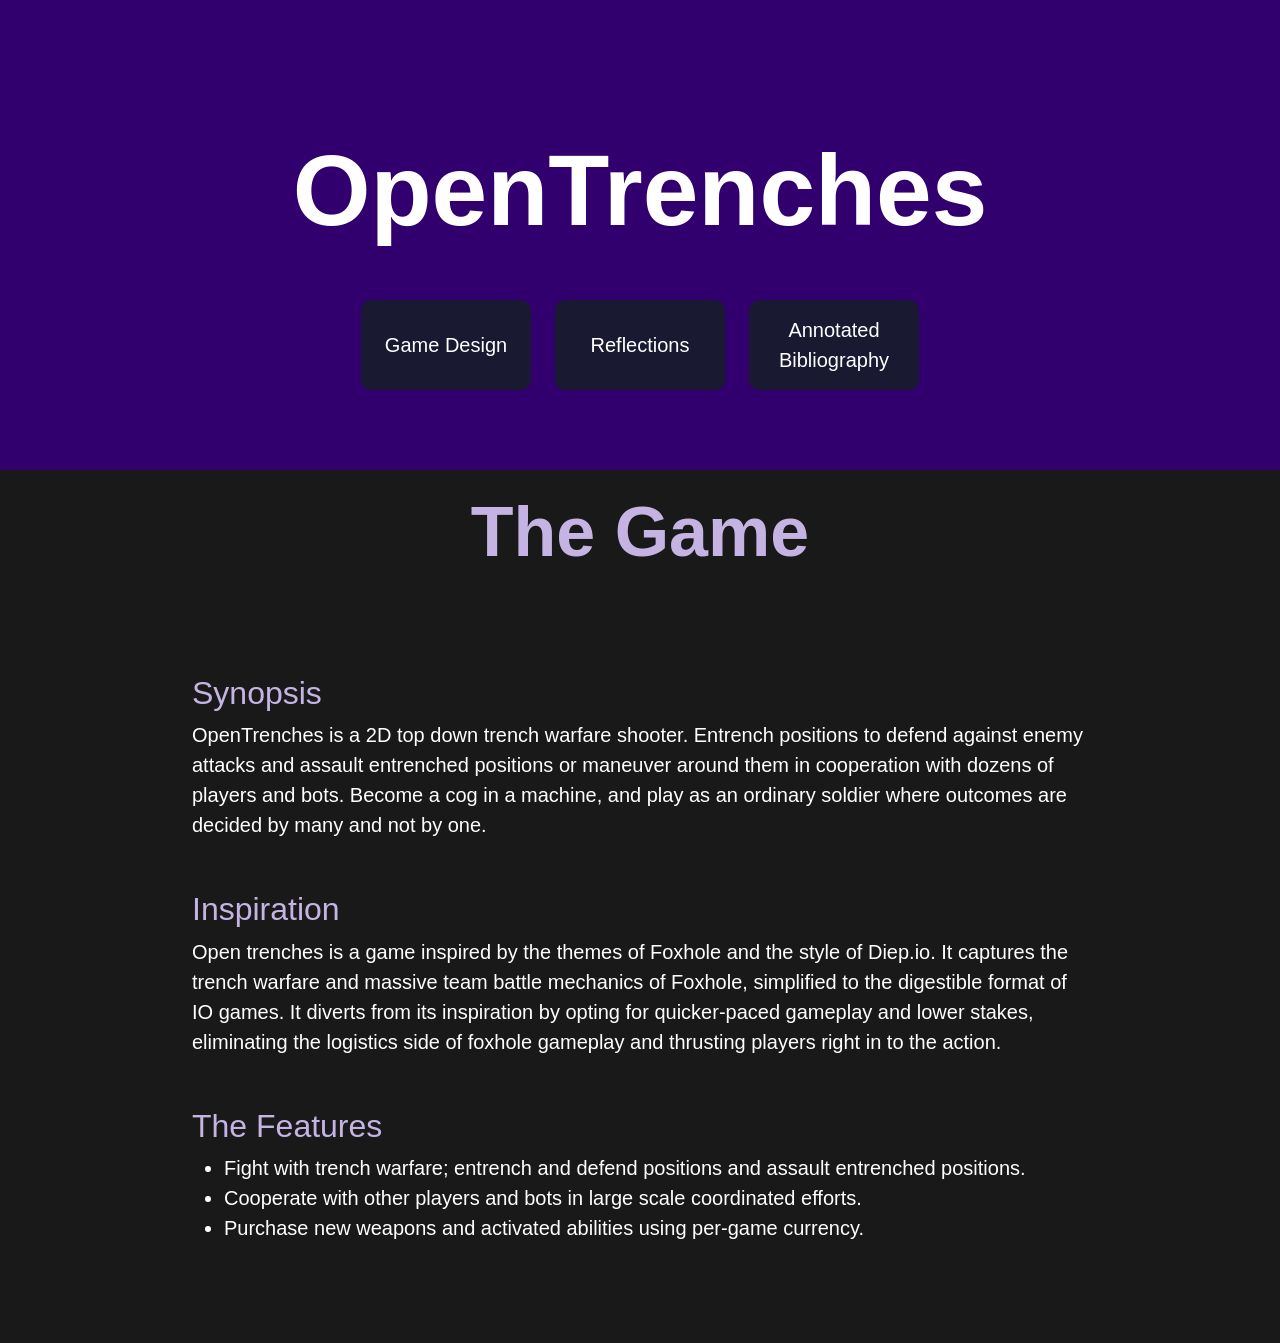
<file: index.html>
<!DOCTYPE html>
<html lang="en">
    <head>
        <meta charset="UTF-8">
        <meta name="viewport" content="width=device-width, initial-scale=1.0">
        <link href="https://cdn.jsdelivr.net/npm/bootstrap@5.3.8/dist/css/bootstrap.min.css" rel="stylesheet" integrity="sha384-sRIl4kxILFvY47J16cr9ZwB07vP4J8+LH7qKQnuqkuIAvNWLzeN8tE5YBujZqJLB" crossorigin="anonymous">
        <link rel="stylesheet" href="styles.css">
    </head>
    <body>
        <header class="d-flex align-items-center justify-content-center flex-column title-bg title-banner">
            <h1 class="title-line text-center">OpenTrenches</h1>
            <div class="d-flex gap-4 flex-row flex-wrap justify-content-center">
                <button onclick="window.location.href='game-design.html';">
                    Game Design
                </button>
                <button onclick="window.location.href='reflections.html';">
                    Reflections
                </button>
                <button onclick="window.location.href='bibliography.html';">
                    Annotated Bibliography    
                </button>
            </div>
        </header>
        <main id="gameplay">
            <h1 class="section-title">The Game</h1>
            <section>
                <h2>Synopsis</h2>
                <p>
                    OpenTrenches is a 2D top down trench warfare shooter. Entrench positions to defend against enemy attacks and assault entrenched positions or maneuver around them in cooperation with dozens of players and bots. Become a cog in a machine, and play as an ordinary soldier where outcomes are decided by many and not by one.
                </p>
                <h2>Inspiration</h2>
                <p>
                    Open trenches is a game inspired by the themes of Foxhole and the style of Diep.io. It captures the trench warfare and massive team battle mechanics of Foxhole, simplified to the digestible format of IO games. It diverts from its inspiration by opting for quicker-paced gameplay and lower stakes, eliminating the logistics side of foxhole gameplay and thrusting players right in to the action.
                </p>
                <h2>The Features</h2>
                <ul>
                    <li>Fight with trench warfare; entrench and defend positions and assault entrenched positions.</li>
                    <li>Cooperate with other players and bots in large scale coordinated efforts.</li>
                    <li>Purchase new weapons and activated abilities using per-game currency.</li>
                </ul>
            </section>
        </main>
    </body>
</html>
</file>
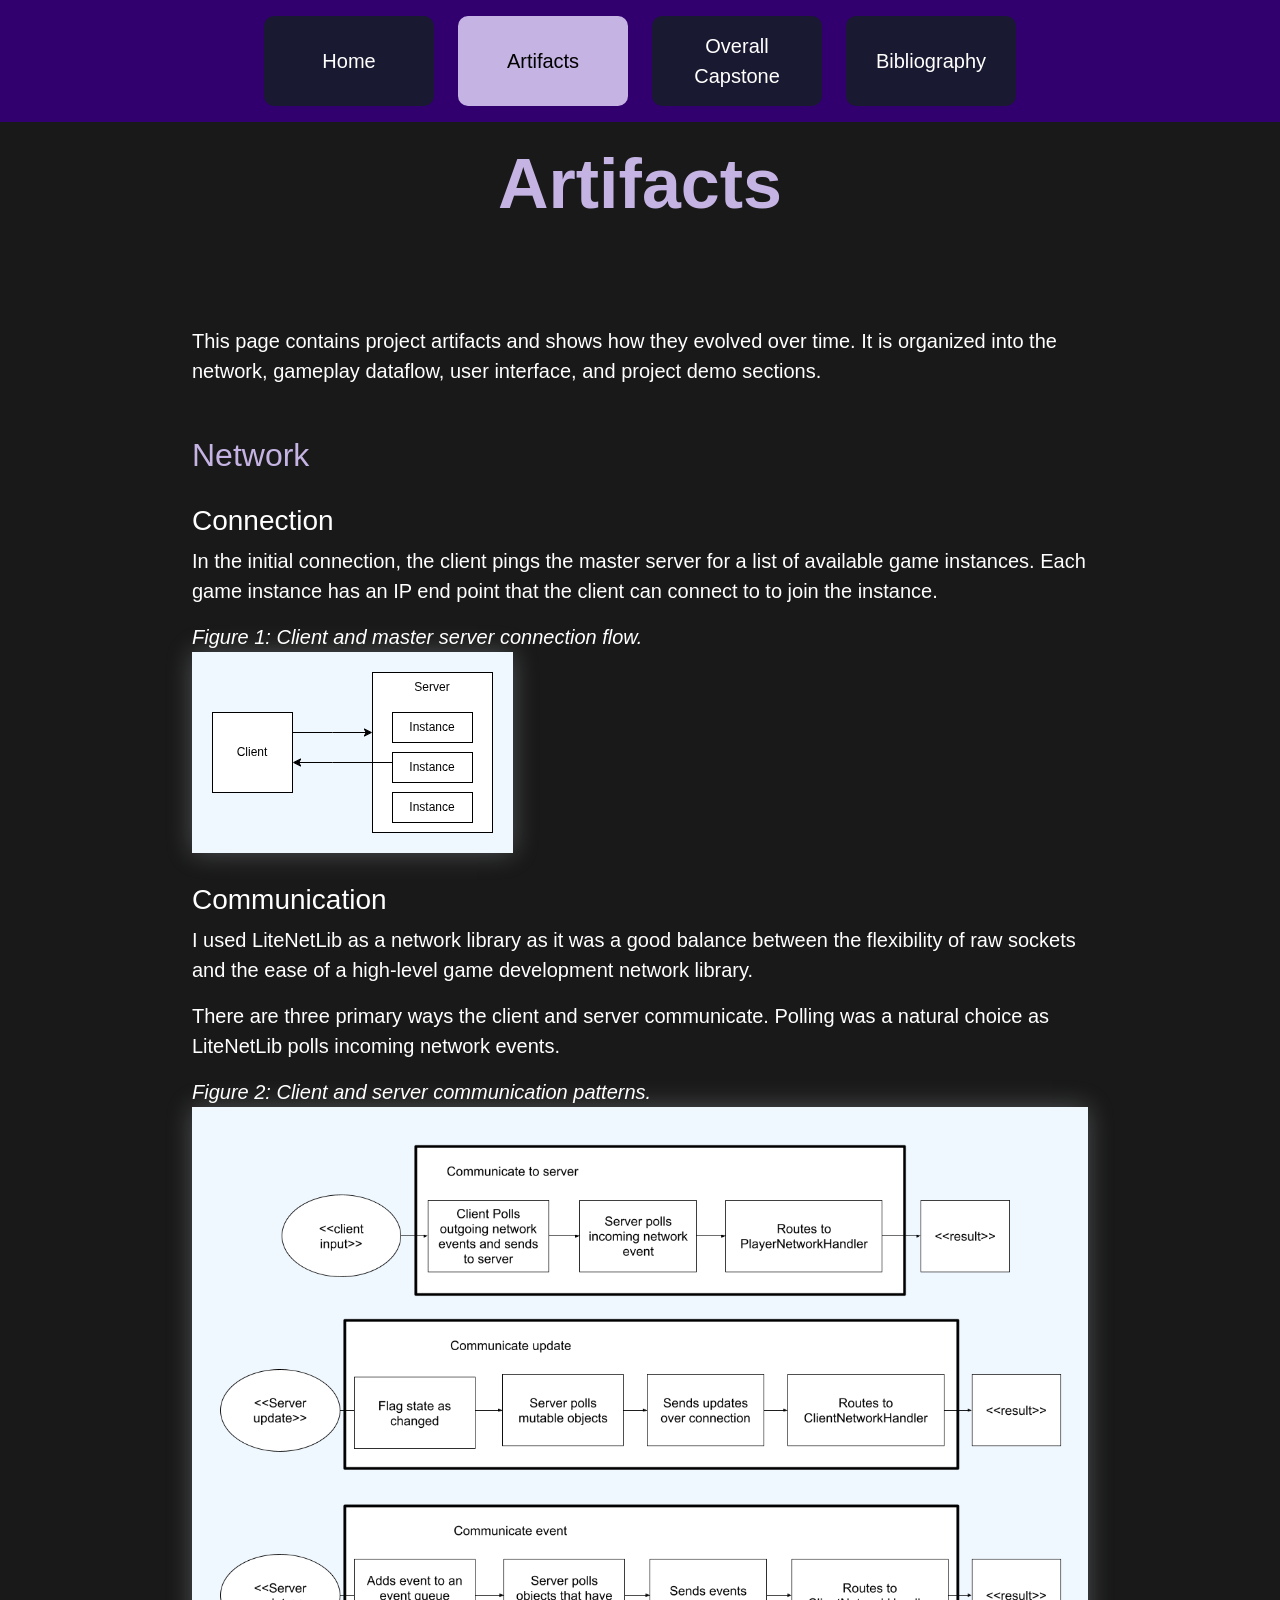
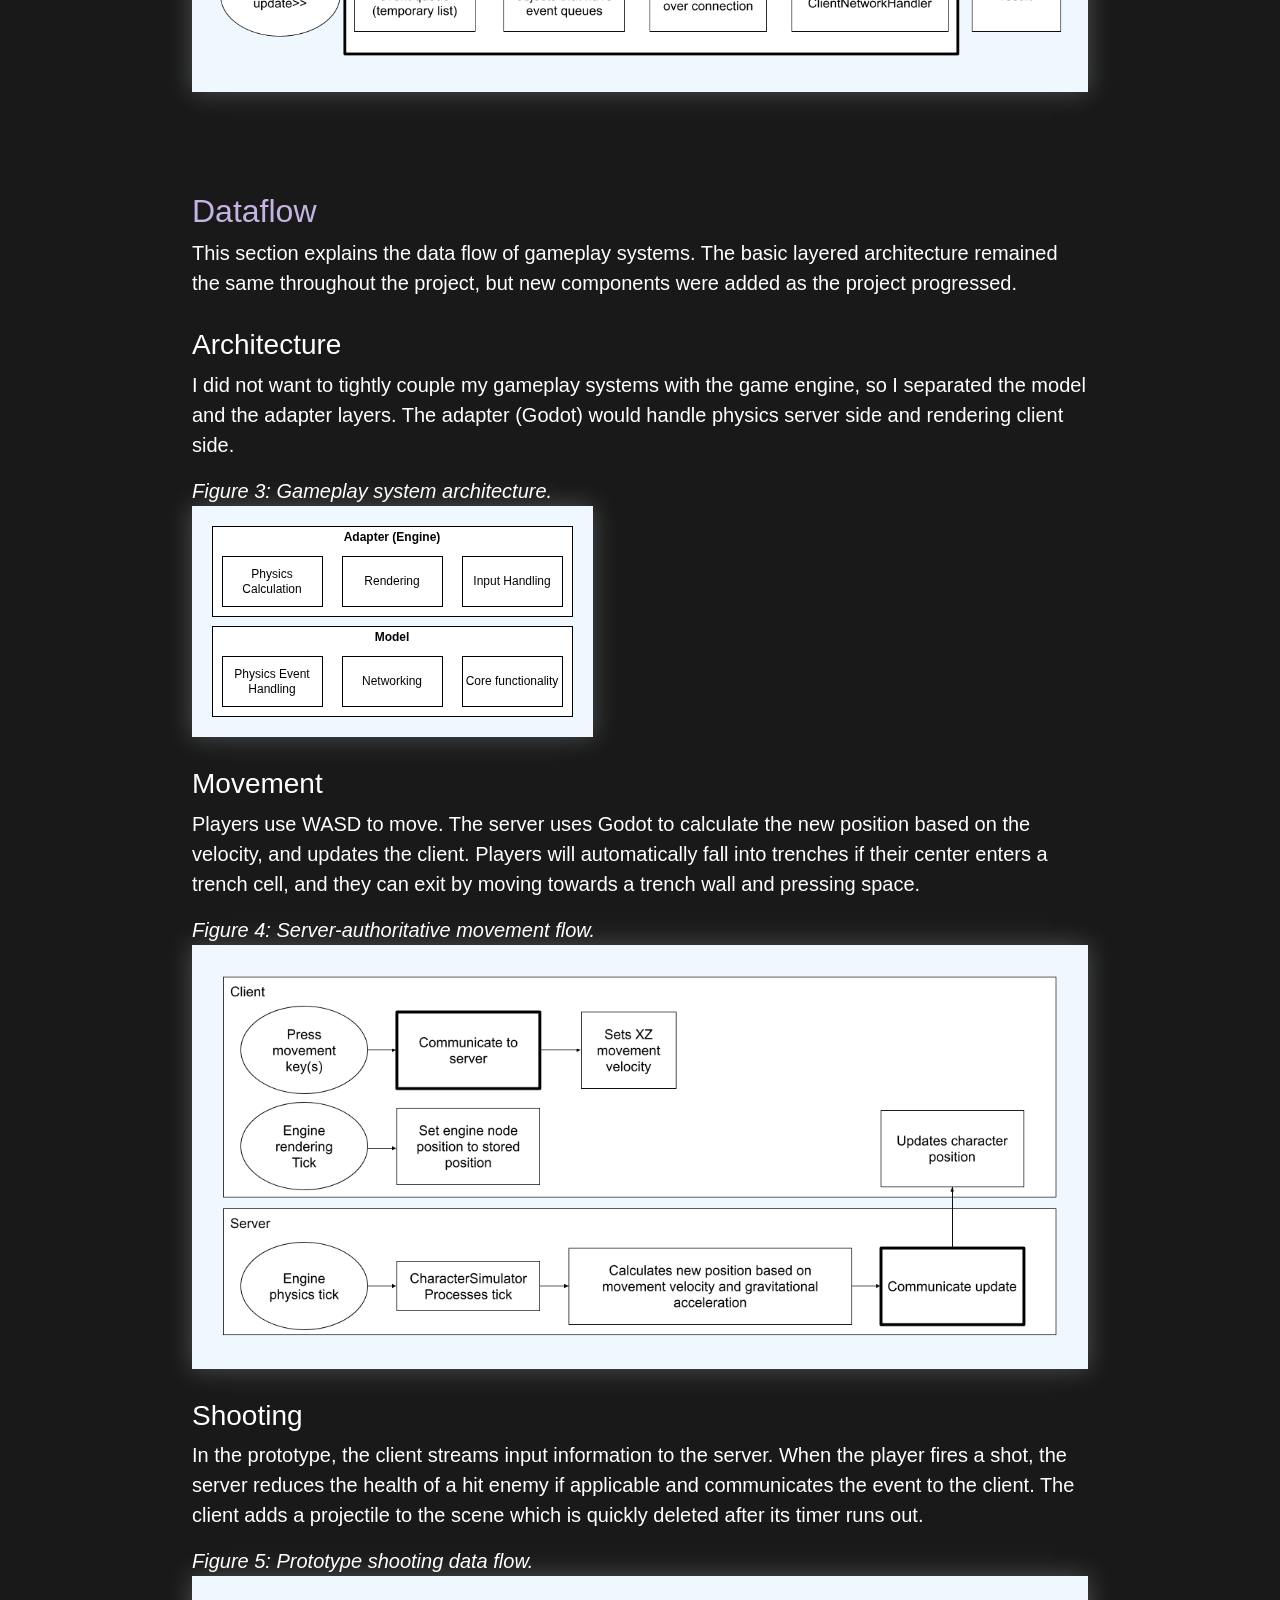
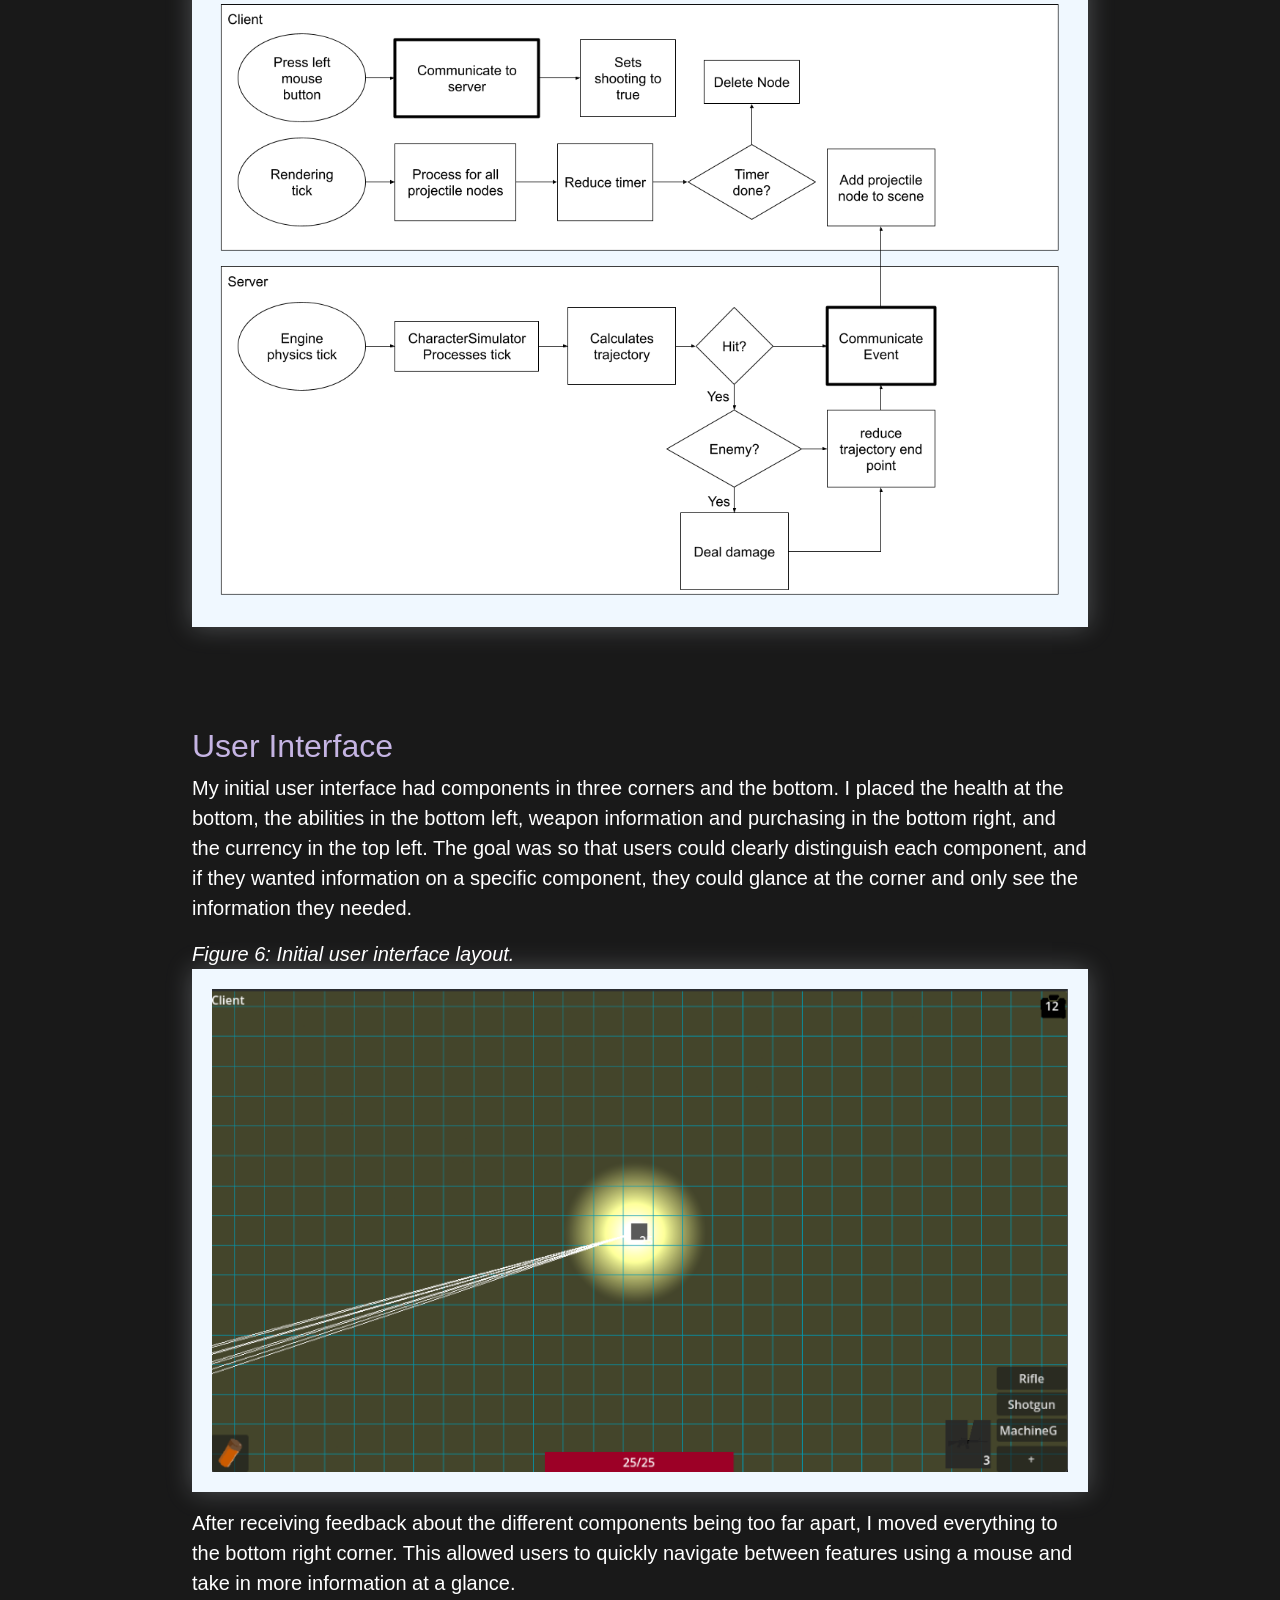
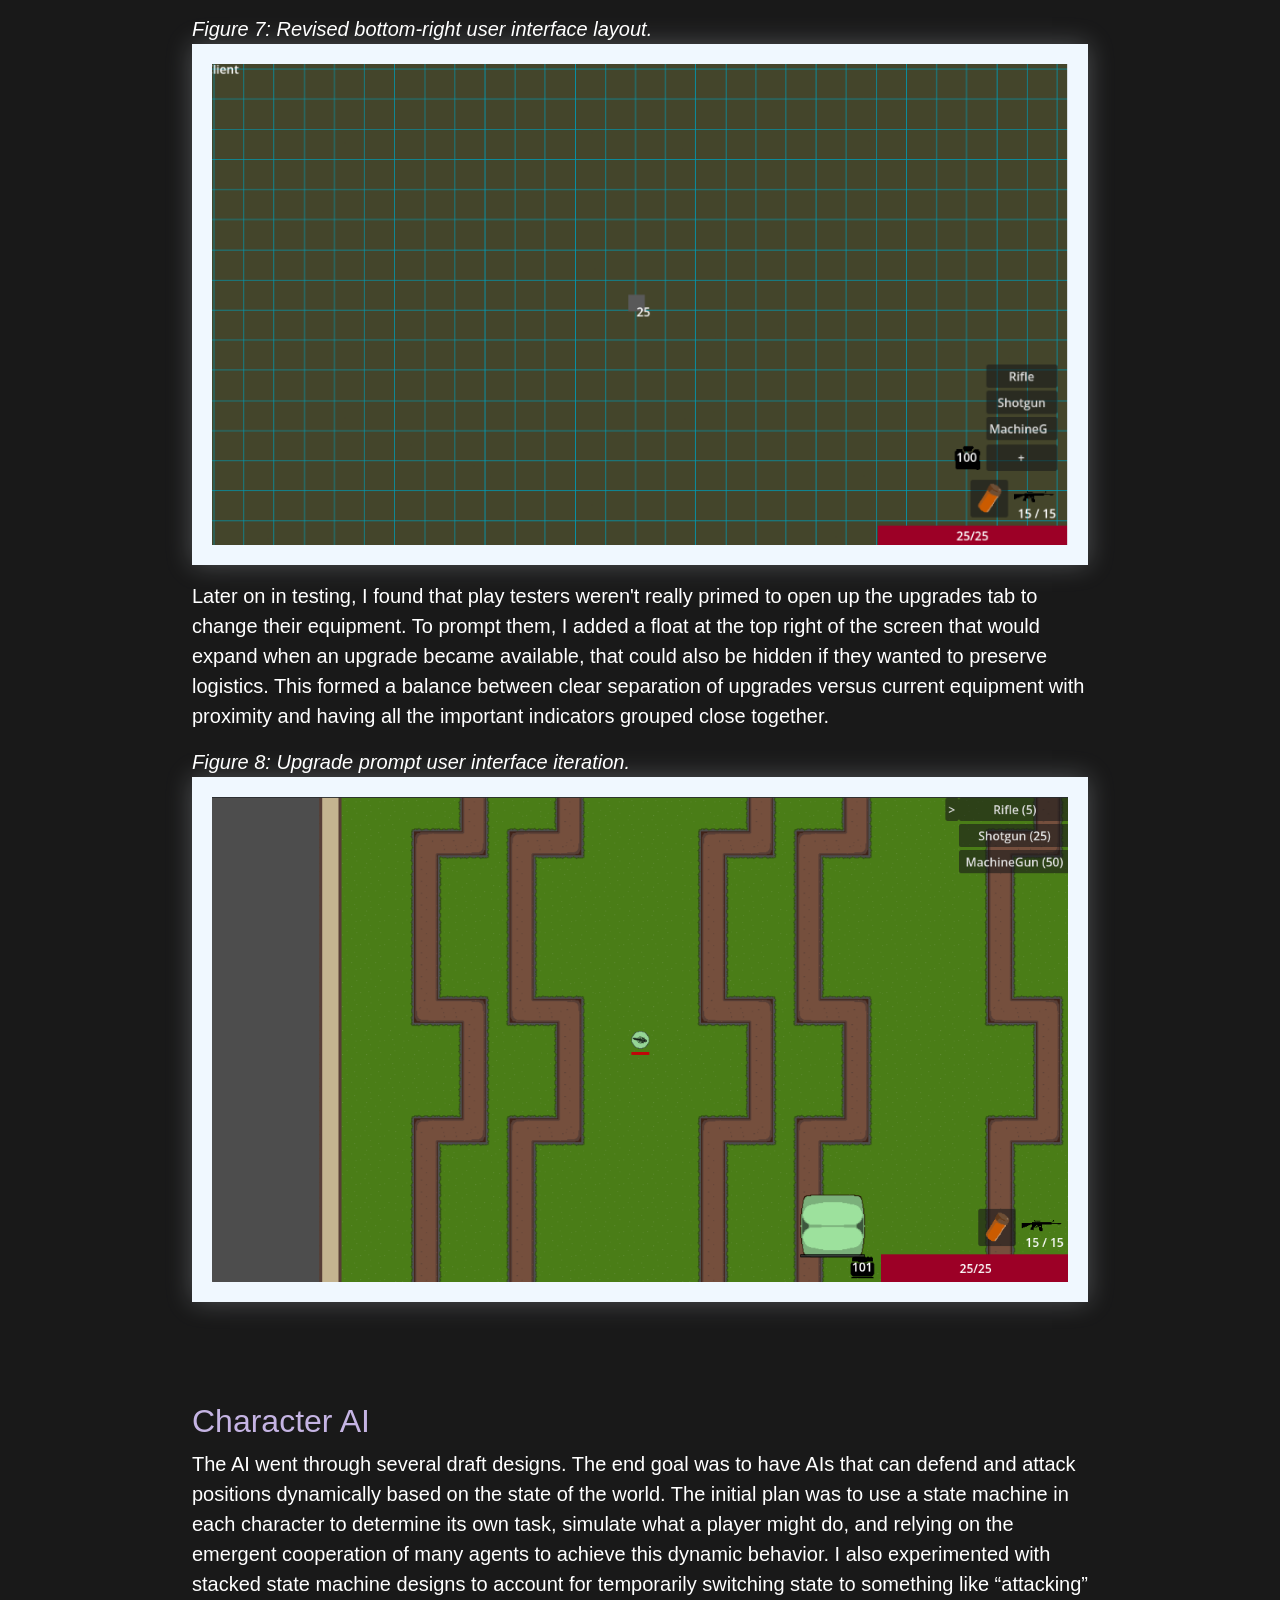
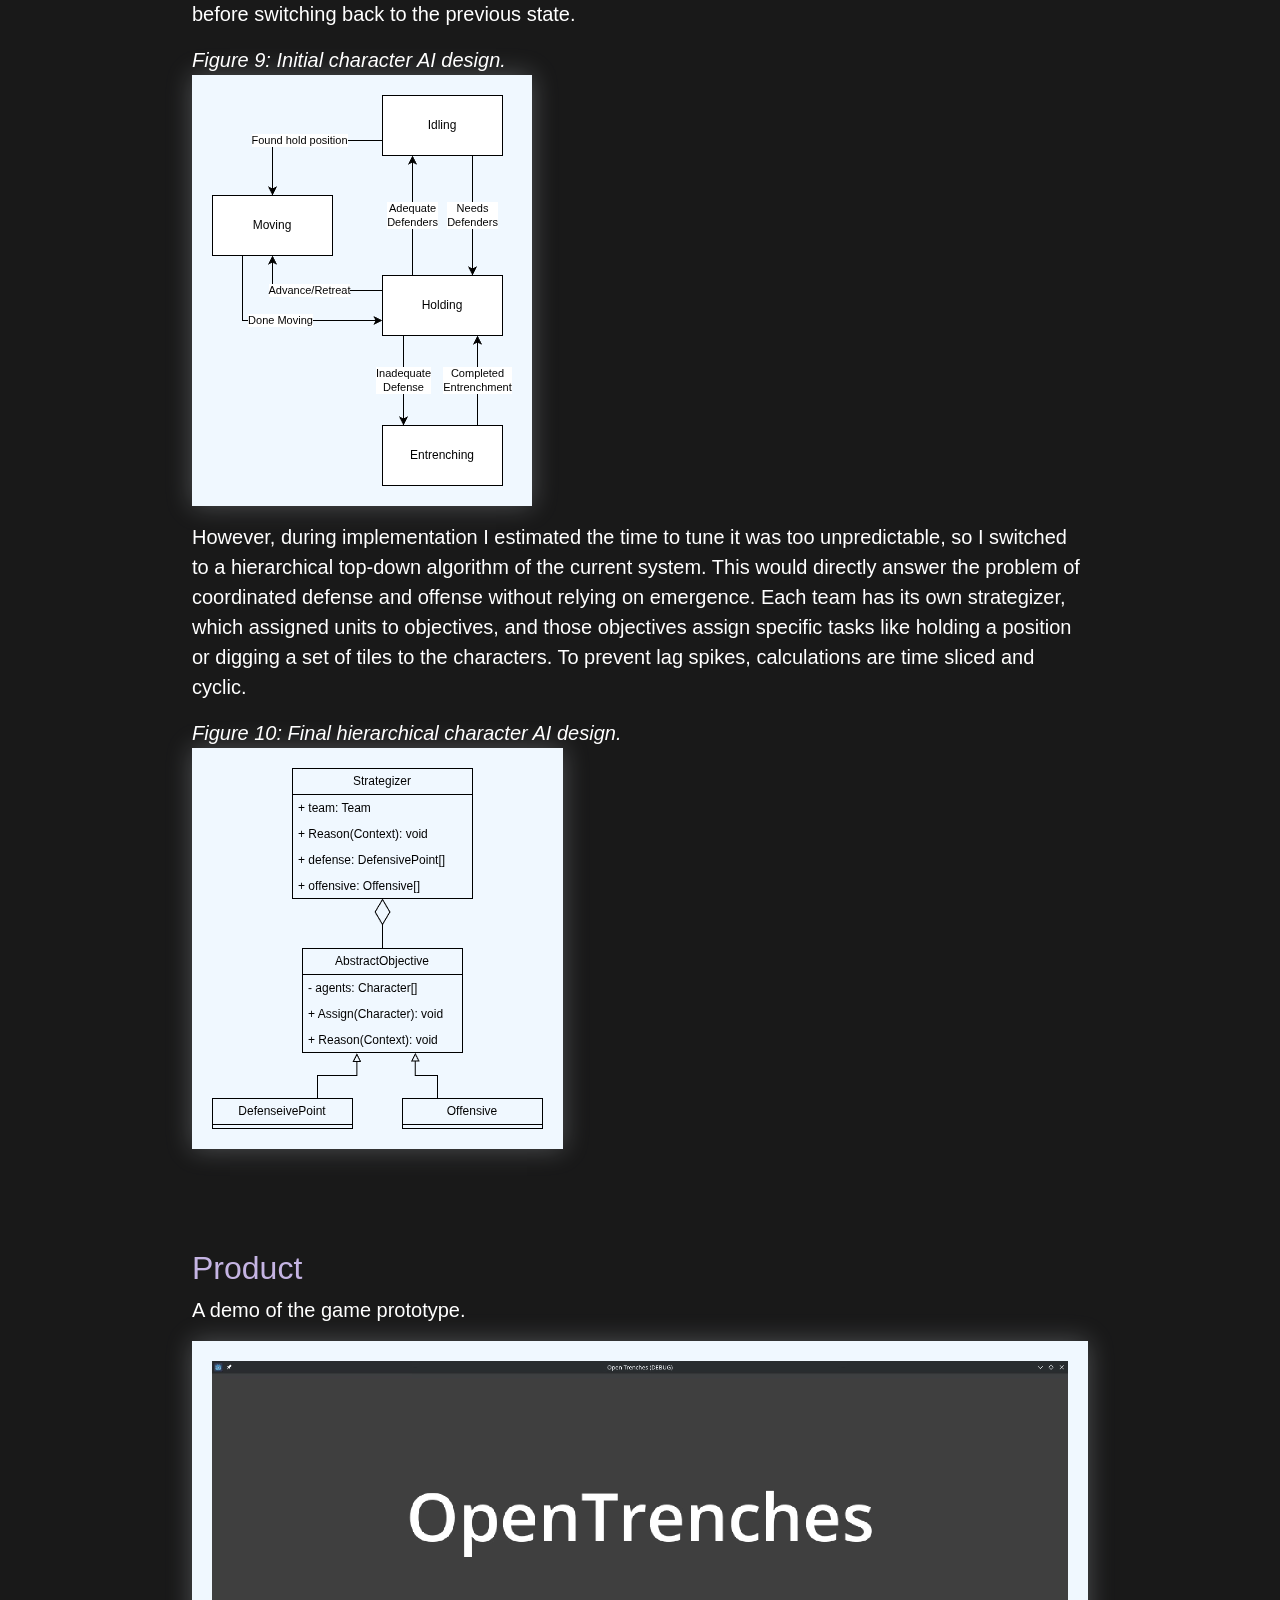
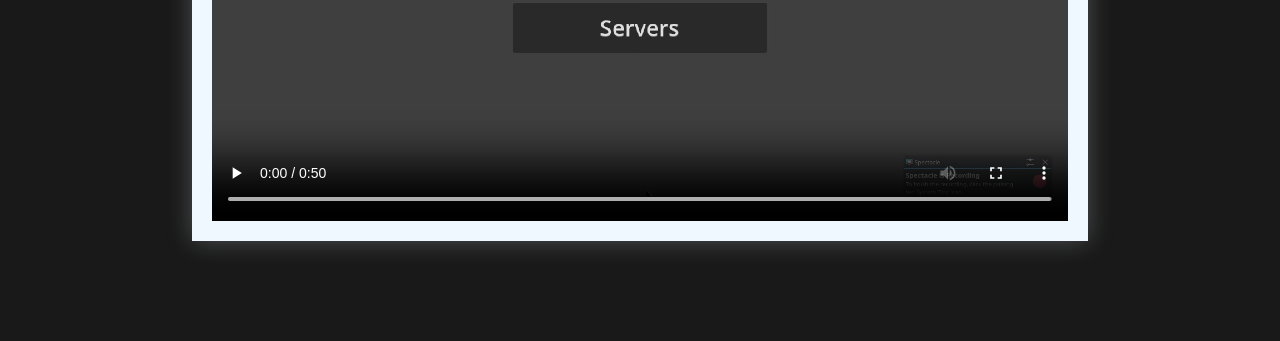
<file: artifacts.html>
<!DOCTYPE html>
<html lang="en">
    <head>
        <meta charset="UTF-8">
        <link href="https://cdn.jsdelivr.net/npm/bootstrap@5.3.8/dist/css/bootstrap.min.css" rel="stylesheet" integrity="sha384-sRIl4kxILFvY47J16cr9ZwB07vP4J8+LH7qKQnuqkuIAvNWLzeN8tE5YBujZqJLB" crossorigin="anonymous">
        <link rel="stylesheet" href="styles.css">
    </head>
    <header>
        <div class="d-flex gap-4 flex-row justify-content-center p-3 flex-wrap">
            <button onclick="window.location.href='index.html';">
                Home
            </button>
            <button onclick="window.location.href='artifacts.html';" disabled>
                Artifacts
            </button>
            <button onclick="window.location.href='overall-capstone.html';">
                Overall Capstone
            </button>
            <button onclick="window.location.href='bibliography.html';">
                Bibliography    
            </button>
        </div>
    </header>
    <body>
        <h1 class="section-title">Artifacts</h1>
        <section>
            <p>This page contains project artifacts and shows how they evolved over time. It is organized into the network, gameplay dataflow, user interface, and project demo sections.</p>
            <h2>Network</h2>
            <h3>Connection</h3>
            <p>
                In the initial connection, the client pings the master server for a list of available game instances. Each game instance has an IP end point that the client can connect to to join the instance.
            </p>
            <figure>
                <figcaption><em>Figure 1: Client and master server connection flow.</em></figcaption>
                <img src="res/ClientServer.png">
            </figure>
            <h3>Communication</h3>
            <p>
                I used LiteNetLib as a network library as it was a good balance between the flexibility of raw sockets and the ease of a high-level game development network library.
            </p>
            <p>
                There are three primary ways the client and server communicate. Polling was a natural choice as LiteNetLib polls incoming network events. 
            </p>
            <figure>
                <figcaption><em>Figure 2: Client and server communication patterns.</em></figcaption>
                <img src="res/Communication.png">
            </figure>
        </section>
        <section>
            <h2>Dataflow</h2>
            <p>
                This section explains the data flow of gameplay systems. The basic layered architecture remained the same throughout the project, but new components were added as the project progressed.
            </p>
            <h3>Architecture</h3>
            <p>
                I did not want to tightly couple my gameplay systems with the game engine, so I separated the model and the adapter layers. The adapter (Godot) would handle physics server side and rendering client side.
            </p>
            <figure>
                <figcaption><em>Figure 3: Gameplay system architecture.</em></figcaption>
                <img src="res/Architecture.png">
            </figure>
            <h3>Movement</h3>
            <p>
                Players use WASD to move. The server uses Godot to calculate the new position based on the velocity, and updates the client. Players will automatically fall into trenches if their center enters a trench cell, and they can exit by moving towards a trench wall and pressing space.
            </p>
            <figure>
                <figcaption><em>Figure 4: Server-authoritative movement flow.</em></figcaption>
                <img src="res/Movement.png">
            </figure>
            <h3>Shooting</h3>
            <p>
                In the prototype, the client streams input information to the server. When the player fires a shot, the server reduces the health of a hit enemy if applicable and communicates the event to the client. The client adds a projectile to the scene which is quickly deleted after its timer runs out.
            </p>
            <figure>
                <figcaption><em>Figure 5: Prototype shooting data flow.</em></figcaption>
                <img src="res/Shooting.png">
            </figure>
        </section>
        <section>
            <h2>User Interface</h2>
            <p>
                My initial user interface had components in three corners and the bottom. I placed the health at the bottom, the abilities in the bottom left, weapon information and purchasing in the bottom right, and the currency in the top left. The goal was so that users could clearly distinguish each component, and if they wanted information on a specific component, they could glance at the corner and only see the information they needed.
            </p>
            <figure>
                <figcaption><em>Figure 6: Initial user interface layout.</em></figcaption>
                <img src="res/UiFirst.png">
            </figure>
            <p>
                After receiving feedback about the different components being too far apart, I moved everything to the bottom right corner. This allowed users to quickly navigate between features using a mouse and take in more information at a glance.
            </p>
            <figure>
                <figcaption><em>Figure 7: Revised bottom-right user interface layout.</em></figcaption>
                <img src="res/UISecond.png">
            </figure>
            <p>
                Later on in testing, I found that play testers weren't really primed to open up the upgrades tab to change their equipment. To prompt them, I added a float at the top right of the screen that would expand when an upgrade became available, that could also be hidden if they wanted to preserve logistics. This formed a balance between clear separation of upgrades versus current equipment with proximity and having all the important indicators grouped close together.
            </p>
            <figure>
                <figcaption><em>Figure 8: Upgrade prompt user interface iteration.</em></figcaption>
                <img src="res/UIThird.png">
            </figure>
        </section>
        <section>
            <h2>Character AI</h2>
            <p>
                The AI went through several draft designs. The end goal was to have AIs that can defend and attack positions dynamically based on the state of the world. The initial plan was to use a state machine in each character to determine its own task, simulate what a player might do, and relying on the emergent cooperation of many agents to achieve this dynamic behavior. I also experimented with stacked state machine designs to account for temporarily switching state to something like “attacking” before switching back to the previous state.
            </p>
            <figure>
                <figcaption><em>Figure 9: Initial character AI design.</em></figcaption>
                <img src="res/AIInitial.png">
            </figure>
            <p>
                However, during implementation I estimated the time to tune it was too unpredictable, so I switched to a hierarchical top-down algorithm of the current system. This would directly answer the problem of coordinated defense and offense without relying on emergence. Each team has its own strategizer, which assigned units to objectives, and those objectives assign specific tasks like holding a position or digging a set of tiles to the characters. To prevent lag spikes, calculations are time sliced and cyclic.
            </p>
            <figure>
                <figcaption><em>Figure 10: Final hierarchical character AI design.</em></figcaption>
                <img src="res/AIFinal.png">
            </figure>
        </section>
        <section>
            <h2>Product</h2>
            <p>
                A demo of the game prototype.
            </p>
            <video src="res/Prototype2.mp4" controls></video>
        </section>
    </body>
</html>
</file>
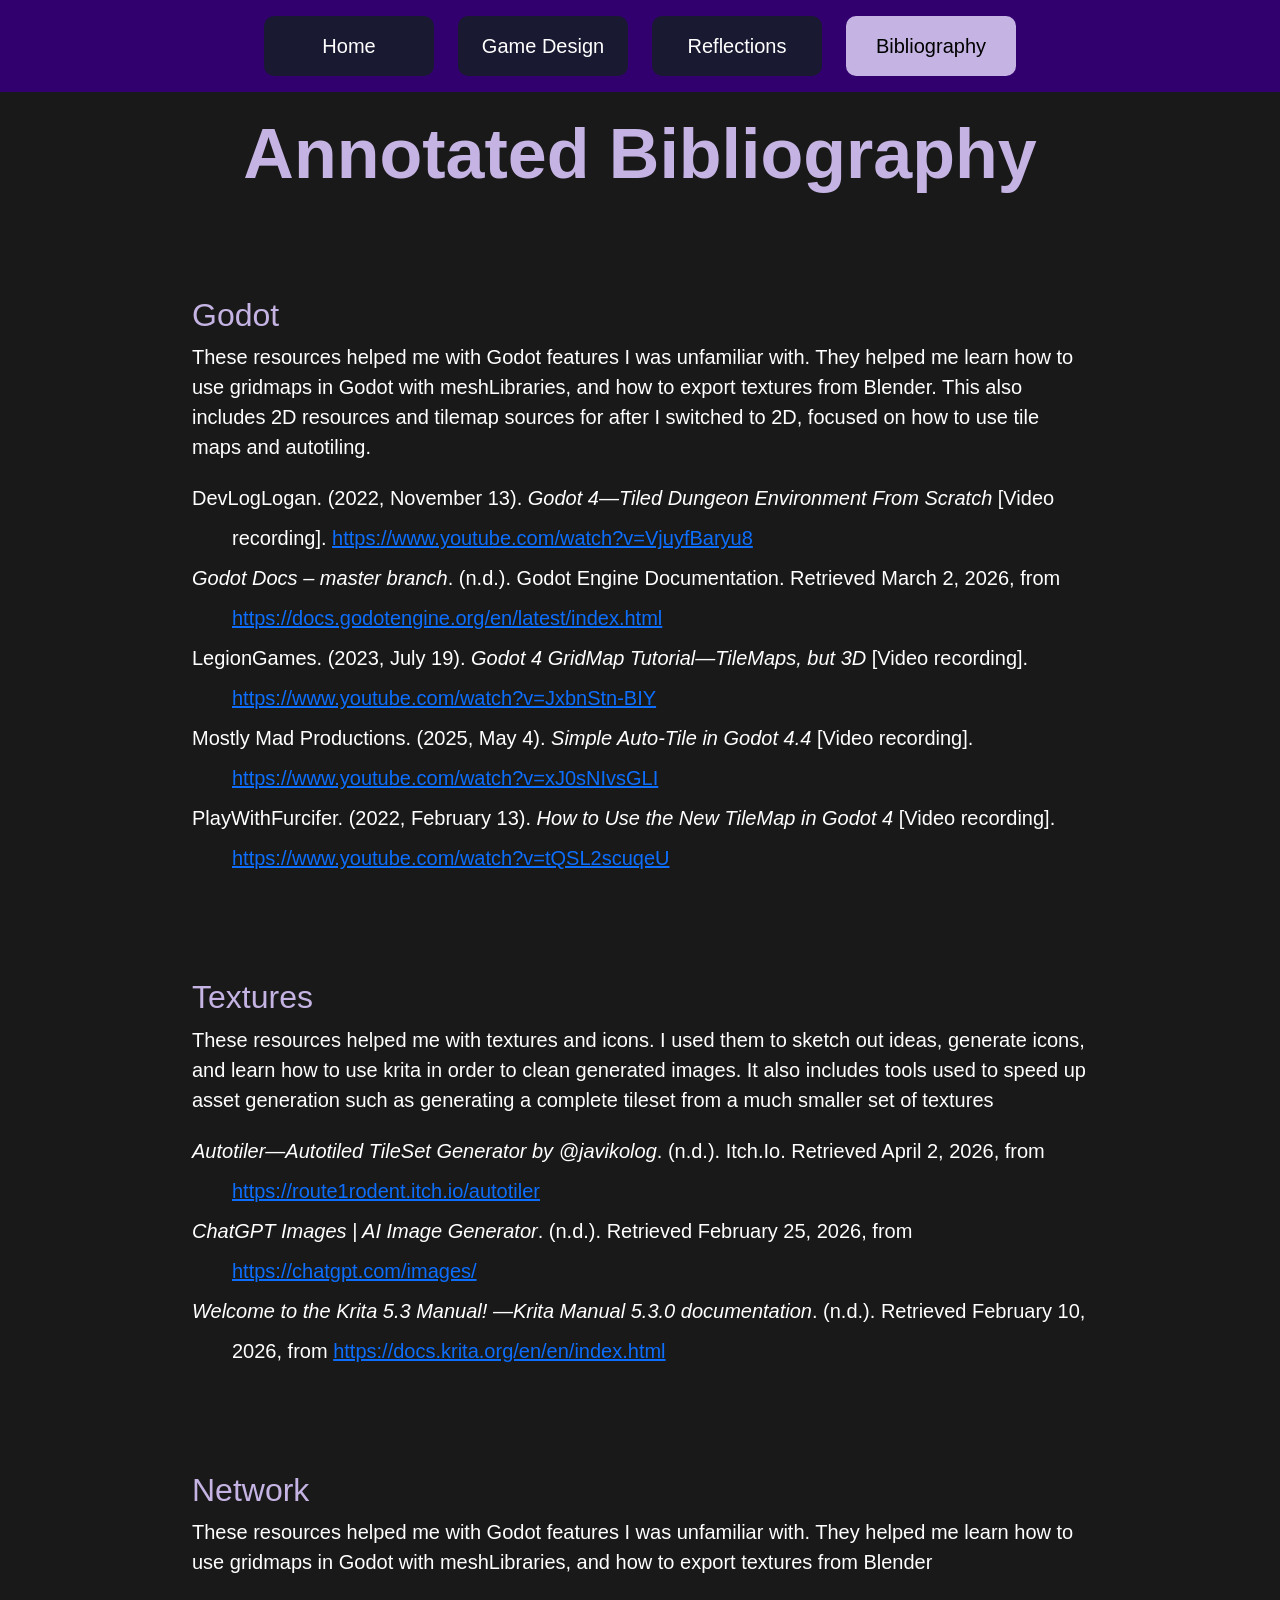
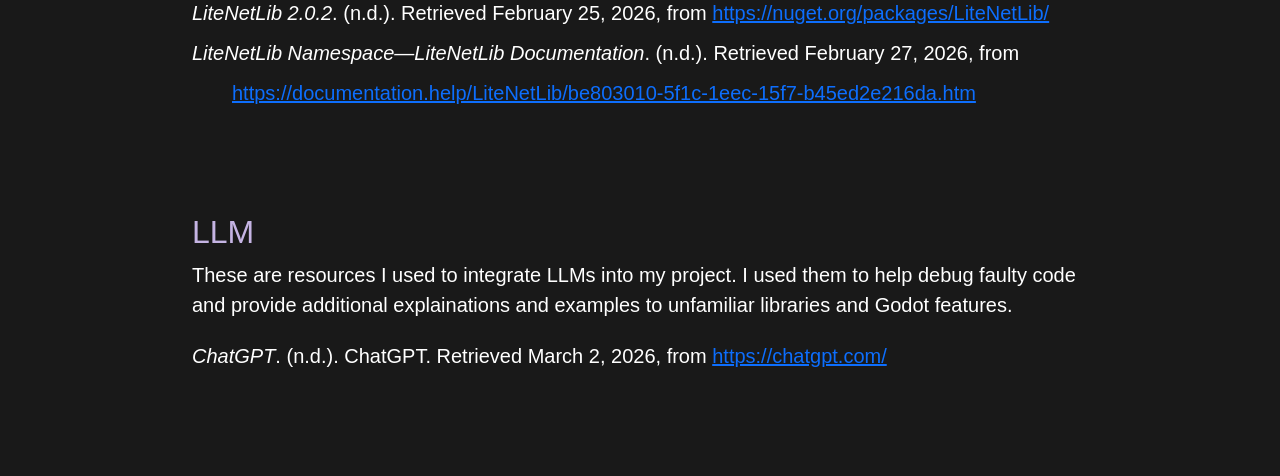
<file: bibliography.html>
<!DOCTYPE html>
<html lang="en">
    <head>
        <meta charset="UTF-8">
        <link href="https://cdn.jsdelivr.net/npm/bootstrap@5.3.8/dist/css/bootstrap.min.css" rel="stylesheet" integrity="sha384-sRIl4kxILFvY47J16cr9ZwB07vP4J8+LH7qKQnuqkuIAvNWLzeN8tE5YBujZqJLB" crossorigin="anonymous">
        <link rel="stylesheet" href="styles.css">
    </head>
    <header>
        <div class="d-flex gap-4 flex-row justify-content-center p-3 flex-wrap">
            <button onclick="window.location.href='index.html';">
                Home
            </button>
            <button onclick="window.location.href='game-design.html';">
                Game Design
            </button>
            <button onclick="window.location.href='reflections.html';">
                Reflections
            </button>
            <button onclick="window.location.href='bibliography.html';" disabled>
                Bibliography    
            </button>
        </div>
    </header>
    <body>
        <h1 class="section-title">Annotated Bibliography</h1>
        <section>
            <h2>Godot</h2>
            <p>These resources helped me with Godot features I was unfamiliar with. They helped me learn how to use gridmaps in Godot with meshLibraries, and how to export textures from Blender. This also includes 2D resources and tilemap sources for after I switched to 2D, focused on how to use tile maps and autotiling.</p>
            <div class="csl-bib-body" style="line-height: 2; margin-left: 2em; text-indent:-2em;">
                <div class="csl-entry">DevLogLogan. (2022, November 13). <i>Godot 4—Tiled Dungeon Environment From Scratch</i> [Video recording]. <a href="https://www.youtube.com/watch?v=VjuyfBaryu8">https://www.youtube.com/watch?v=VjuyfBaryu8</a></div>
                <span class="Z3988" title="url_ver=Z39.88-2004&amp;ctx_ver=Z39.88-2004&amp;rfr_id=info%3Asid%2Fzotero.org%3A2&amp;rft_val_fmt=info%3Aofi%2Ffmt%3Akev%3Amtx%3Adc&amp;rft.type=videoRecording&amp;rft.title=Godot%204%20-%20Tiled%20Dungeon%20Environment%20From%20Scratch&amp;rft.description=How%20to%20make%20a%20low%20resolution%203D%20dungeon%20environment%20for%20Godot%204.%0A%0AKrita%3A%20https%3A%2F%2Fkrita.org%2Fen%2Fdownload%2Fkrita-d...&amp;rft.identifier=https%3A%2F%2Fwww.youtube.com%2Fwatch%3Fv%3DVjuyfBaryu8&amp;rft.au=undefined&amp;rft.date=2022-11-13"></span>
                <div class="csl-entry"><i>Godot Docs – master branch</i>. (n.d.). Godot Engine Documentation. Retrieved March 2, 2026, from <a href="https://docs.godotengine.org/en/latest/index.html">https://docs.godotengine.org/en/latest/index.html</a></div>
                <span class="Z3988" title="url_ver=Z39.88-2004&amp;ctx_ver=Z39.88-2004&amp;rfr_id=info%3Asid%2Fzotero.org%3A2&amp;rft_val_fmt=info%3Aofi%2Ffmt%3Akev%3Amtx%3Adc&amp;rft.type=webpage&amp;rft.title=Godot%20Docs%20%E2%80%93%20master%20branch&amp;rft.description=Welcome%20to%20the%20official%20documentation%20of%20Godot%20Engine%2C%20the%20free%20and%20open%20source%20community-driven%202D%20and%203D%20game%20engine!%20If%20you%20are%20new%20to%20this%20documentation%2C%20we%20recommend%20that%20you%20read%20the%20introduc...&amp;rft.identifier=https%3A%2F%2Fdocs.godotengine.org%2Fen%2Flatest%2Findex.html&amp;rft.language=en"></span>
                <div class="csl-entry">LegionGames. (2023, July 19). <i>Godot 4 GridMap Tutorial—TileMaps, but 3D</i> [Video recording]. <a href="https://www.youtube.com/watch?v=JxbnStn-BIY">https://www.youtube.com/watch?v=JxbnStn-BIY</a></div>
                <span class="Z3988" title="url_ver=Z39.88-2004&amp;ctx_ver=Z39.88-2004&amp;rfr_id=info%3Asid%2Fzotero.org%3A2&amp;rft_val_fmt=info%3Aofi%2Ffmt%3Akev%3Amtx%3Adc&amp;rft.type=videoRecording&amp;rft.title=Godot%204%20GridMap%20Tutorial%20-%20TileMaps%2C%20but%203D&amp;rft.description=In%20this%20Godot%204.1.1%20tutorial%20video%20I%20talk%20about%20how%20we%20can%20use%20grid%20maps%20in%20order%20to%20create%20fast%20levels.%20I%20discuss%20everything%20you%20need%20in%20order%20to%20start%20using%20GridMaps%2C%20including%20MeshLibraries%2C%20how%20to%20navigate%20the%20GridMap%20interface%2C%20and%20tips%20and%20tricks%20to%20avoid%20common%20issues%20when%20using%20them.%20%20Gridmaps%20are%20an%20important%20tool%20in%20Godot%20level%20design%20because%20they%20let%20you%20use%20the%20benefits%20of%20multimeshes%20without%20having%20to%20write%20code.&amp;rft.identifier=https%3A%2F%2Fwww.youtube.com%2Fwatch%3Fv%3DJxbnStn-BIY&amp;rft.au=undefined&amp;rft.date=2023-07-19"></span>
                <div class="csl-entry">Mostly Mad Productions. (2025, May 4). <i>Simple Auto-Tile in Godot 4.4</i> [Video recording]. <a href="https://www.youtube.com/watch?v=xJ0sNIvsGLI">https://www.youtube.com/watch?v=xJ0sNIvsGLI</a></div>
                <span class="Z3988" title="url_ver=Z39.88-2004&amp;ctx_ver=Z39.88-2004&amp;rfr_id=info%3Asid%2Fzotero.org%3A2&amp;rft_val_fmt=info%3Aofi%2Ffmt%3Akev%3Amtx%3Adc&amp;rft.type=videoRecording&amp;rft.title=Simple%20Auto-Tile%20in%20Godot%204.4&amp;rft.description=Set-Up%20Auto-Tile%20for%20your%20game%20in%20Godot%204.4%0A%0A%5BFree%20Assets%5D%20To%20Follow%20the%20Tutorial%20%E2%96%BA%20%C2%A0%C2%A0%2F%C2%A0simple-auto-tile-127909823&amp;rft.identifier=https%3A%2F%2Fwww.youtube.com%2Fwatch%3Fv%3DxJ0sNIvsGLI&amp;rft.au=undefined&amp;rft.date=2025-05-04"></span>
                <div class="csl-entry">PlayWithFurcifer. (2022, February 13). <i>How to Use the New TileMap in Godot 4</i> [Video recording]. <a href="https://www.youtube.com/watch?v=tQSL2scuqeU">https://www.youtube.com/watch?v=tQSL2scuqeU</a></div>
                <span class="Z3988" title="url_ver=Z39.88-2004&amp;ctx_ver=Z39.88-2004&amp;rfr_id=info%3Asid%2Fzotero.org%3A2&amp;rft_val_fmt=info%3Aofi%2Ffmt%3Akev%3Amtx%3Adc&amp;rft.type=videoRecording&amp;rft.title=How%20to%20Use%20the%20New%20TileMap%20in%20Godot%204&amp;rft.description=In%20this%20tutorial%2C%20we%20show%20you%20how%20to%20setup%20a%20tilemap%20in%20Godot%204%20Alpha.%20We%20cover%20tilemap%20layers%2C%20terrains%2C%20collisions%20and%20much%20more.%20The%20new%20tilemap%20implementation%20is%20a%20huge%20upgrade%20from%20the%20one%20we%20have%20in%20Godot%203.4.&amp;rft.identifier=https%3A%2F%2Fwww.youtube.com%2Fwatch%3Fv%3DtQSL2scuqeU&amp;rft.au=undefined&amp;rft.date=2022-02-13"></span>
            </div>
        </section>
        <section>
            <h2>Textures</h2>
            <p>These resources helped me with textures and icons. I used them to sketch out ideas, generate icons, and learn how to use krita in order to clean generated images. It also includes tools used to speed up asset generation such as generating a complete tileset from a much smaller set of textures</p>
            <div class="csl-bib-body" style="line-height: 2; margin-left: 2em; text-indent:-2em;">
                <div class="csl-entry"><i>Autotiler—Autotiled TileSet Generator by @javikolog</i>. (n.d.). Itch.Io. Retrieved April 2, 2026, from <a href="https://route1rodent.itch.io/autotiler">https://route1rodent.itch.io/autotiler</a></div>
                <span class="Z3988" title="url_ver=Z39.88-2004&amp;ctx_ver=Z39.88-2004&amp;rfr_id=info%3Asid%2Fzotero.org%3A2&amp;rft_val_fmt=info%3Aofi%2Ffmt%3Akev%3Amtx%3Adc&amp;rft.type=webpage&amp;rft.title=Autotiler%20-%20Autotiled%20TileSet%20Generator%20by%20%40javikolog&amp;rft.description=route1rodent&amp;rft.identifier=https%3A%2F%2Froute1rodent.itch.io%2Fautotiler&amp;rft.language=en"></span>
                <div class="csl-entry"><i>ChatGPT Images | AI Image Generator</i>. (n.d.). Retrieved February 25, 2026, from <a href="https://chatgpt.com/images/">https://chatgpt.com/images/</a></div>
                <span class="Z3988" title="url_ver=Z39.88-2004&amp;ctx_ver=Z39.88-2004&amp;rfr_id=info%3Asid%2Fzotero.org%3A2&amp;rft_val_fmt=info%3Aofi%2Ffmt%3Akev%3Amtx%3Adc&amp;rft.type=webpage&amp;rft.title=ChatGPT%20Images%20%7C%20AI%20Image%20Generator&amp;rft.description=Generate%20high-quality%20AI%20images%20quickly%20with%20ChatGPT%20Images%2C%20featuring%20precise%20edits%2C%20preset%20filters%20and%20trending%20prompts.&amp;rft.identifier=https%3A%2F%2Fchatgpt.com%2Fimages%2F&amp;rft.language=en-US"></span>
                <div class="csl-entry"><i>Welcome to the Krita 5.3 Manual! —Krita Manual 5.3.0 documentation</i>. (n.d.). Retrieved February 10, 2026, from <a href="https://docs.krita.org/en/en/index.html">https://docs.krita.org/en/en/index.html</a></div>
                <span class="Z3988" title="url_ver=Z39.88-2004&amp;ctx_ver=Z39.88-2004&amp;rfr_id=info%3Asid%2Fzotero.org%3A2&amp;rft_val_fmt=info%3Aofi%2Ffmt%3Akev%3Amtx%3Adc&amp;rft.type=webpage&amp;rft.title=Welcome%20to%20the%20Krita%205.3%20Manual!%20%E2%80%94%20Krita%20Manual%205.3.0%20documentation&amp;rft.identifier=https%3A%2F%2Fdocs.krita.org%2Fen%2Fen%2Findex.html&amp;rft.language=en"></span>
            </div>
        </section>
        <section>
            <h2>Network</h2>
            <p>These resources helped me with Godot features I was unfamiliar with. They helped me learn how to use gridmaps in Godot with meshLibraries, and how to export textures from Blender</p>
            <div class="csl-bib-body" style="line-height: 2; margin-left: 2em; text-indent:-2em;">
                <div class="csl-entry"><i>LiteNetLib 2.0.2</i>. (n.d.). Retrieved February 25, 2026, from <a href="https://nuget.org/packages/LiteNetLib/">https://nuget.org/packages/LiteNetLib/</a></div>
                <span class="Z3988" title="url_ver=Z39.88-2004&amp;ctx_ver=Z39.88-2004&amp;rfr_id=info%3Asid%2Fzotero.org%3A2&amp;rft_val_fmt=info%3Aofi%2Ffmt%3Akev%3Amtx%3Adc&amp;rft.type=webpage&amp;rft.title=LiteNetLib%202.0.2&amp;rft.description=Lite%20reliable%20UDP%20library%20for%20.NET%2C%20Mono%2C%20and%20.NET%20Core&amp;rft.identifier=https%3A%2F%2Fnuget.org%2Fpackages%2FLiteNetLib%2F&amp;rft.language=en"></span>
                <div class="csl-entry"><i>LiteNetLib Namespace—LiteNetLib Documentation</i>. (n.d.). Retrieved February 27, 2026, from <a href="https://documentation.help/LiteNetLib/be803010-5f1c-1eec-15f7-b45ed2e216da.htm">https://documentation.help/LiteNetLib/be803010-5f1c-1eec-15f7-b45ed2e216da.htm</a></div>
                <span class="Z3988" title="url_ver=Z39.88-2004&amp;ctx_ver=Z39.88-2004&amp;rfr_id=info%3Asid%2Fzotero.org%3A2&amp;rft_val_fmt=info%3Aofi%2Ffmt%3Akev%3Amtx%3Adc&amp;rft.type=webpage&amp;rft.title=LiteNetLib%20Namespace%20-%20LiteNetLib%20Documentation&amp;rft.identifier=https%3A%2F%2Fdocumentation.help%2FLiteNetLib%2Fbe803010-5f1c-1eec-15f7-b45ed2e216da.htm"></span>
            </div>
        </section>
        <section>
            <h2>LLM</h2>
            <p>These are resources I used to integrate LLMs into my project. I used them to help debug faulty code and provide additional explainations and examples to unfamiliar libraries and Godot features.</p>
            <div class="csl-bib-body" style="line-height: 2; margin-left: 2em; text-indent:-2em;">
                <div class="csl-entry"><i>ChatGPT</i>. (n.d.). ChatGPT. Retrieved March 2, 2026, from <a href="https://chatgpt.com/">https://chatgpt.com/</a></div>
                <span class="Z3988" title="url_ver=Z39.88-2004&amp;ctx_ver=Z39.88-2004&amp;rfr_id=info%3Asid%2Fzotero.org%3A2&amp;rft_val_fmt=info%3Aofi%2Ffmt%3Akev%3Amtx%3Adc&amp;rft.type=videoRecording&amp;rft.title=Godot%204%20GridMap%20Tutorial%20-%20TileMaps%2C%20but%203D&amp;rft.description=In%20this%20Godot%204.1.1%20tutorial%20video%20I%20talk%20about%20how%20we%20can%20use%20grid%20maps%20in%20order%20to%20create%20fast%20levels.%20I%20discuss%20everything%20you%20need%20in%20order%20to%20start%20using%20GridMaps%2C%20including%20MeshLibraries%2C%20how%20to%20navigate%20the%20GridMap%20interface%2C%20and%20tips%20and%20tricks%20to%20avoid%20common%20issues%20when%20using%20them.%20%20Gridmaps%20are%20an%20important%20tool%20in%20Godot%20level%20design%20because%20they%20let%20you%20use%20the%20benefits%20of%20multimeshes%20without%20having%20to%20write%20code.&amp;rft.identifier=https%3A%2F%2Fwww.youtube.com%2Fwatch%3Fv%3DJxbnStn-BIY&amp;rft.au=undefined&amp;rft.date=2023-07-19"></span>
            </div>
        </section>
    </body>
</html>
</file>
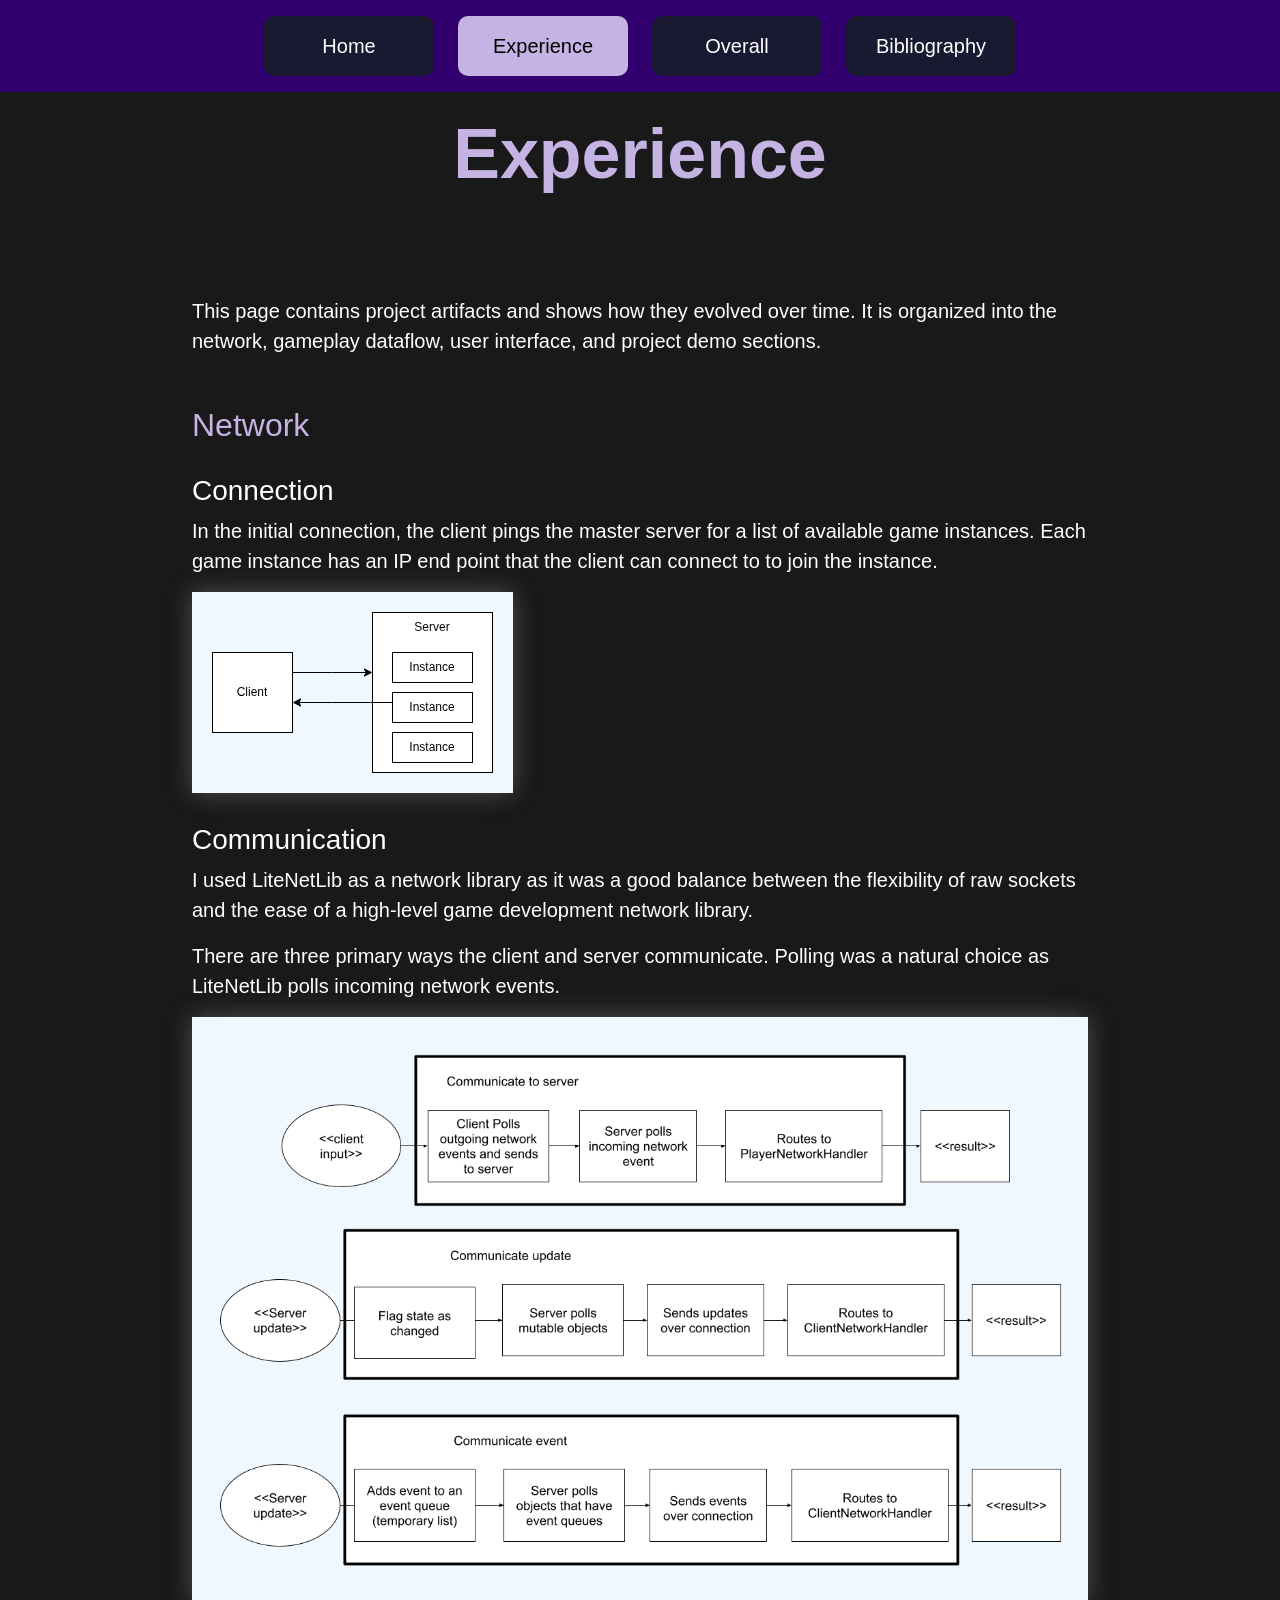
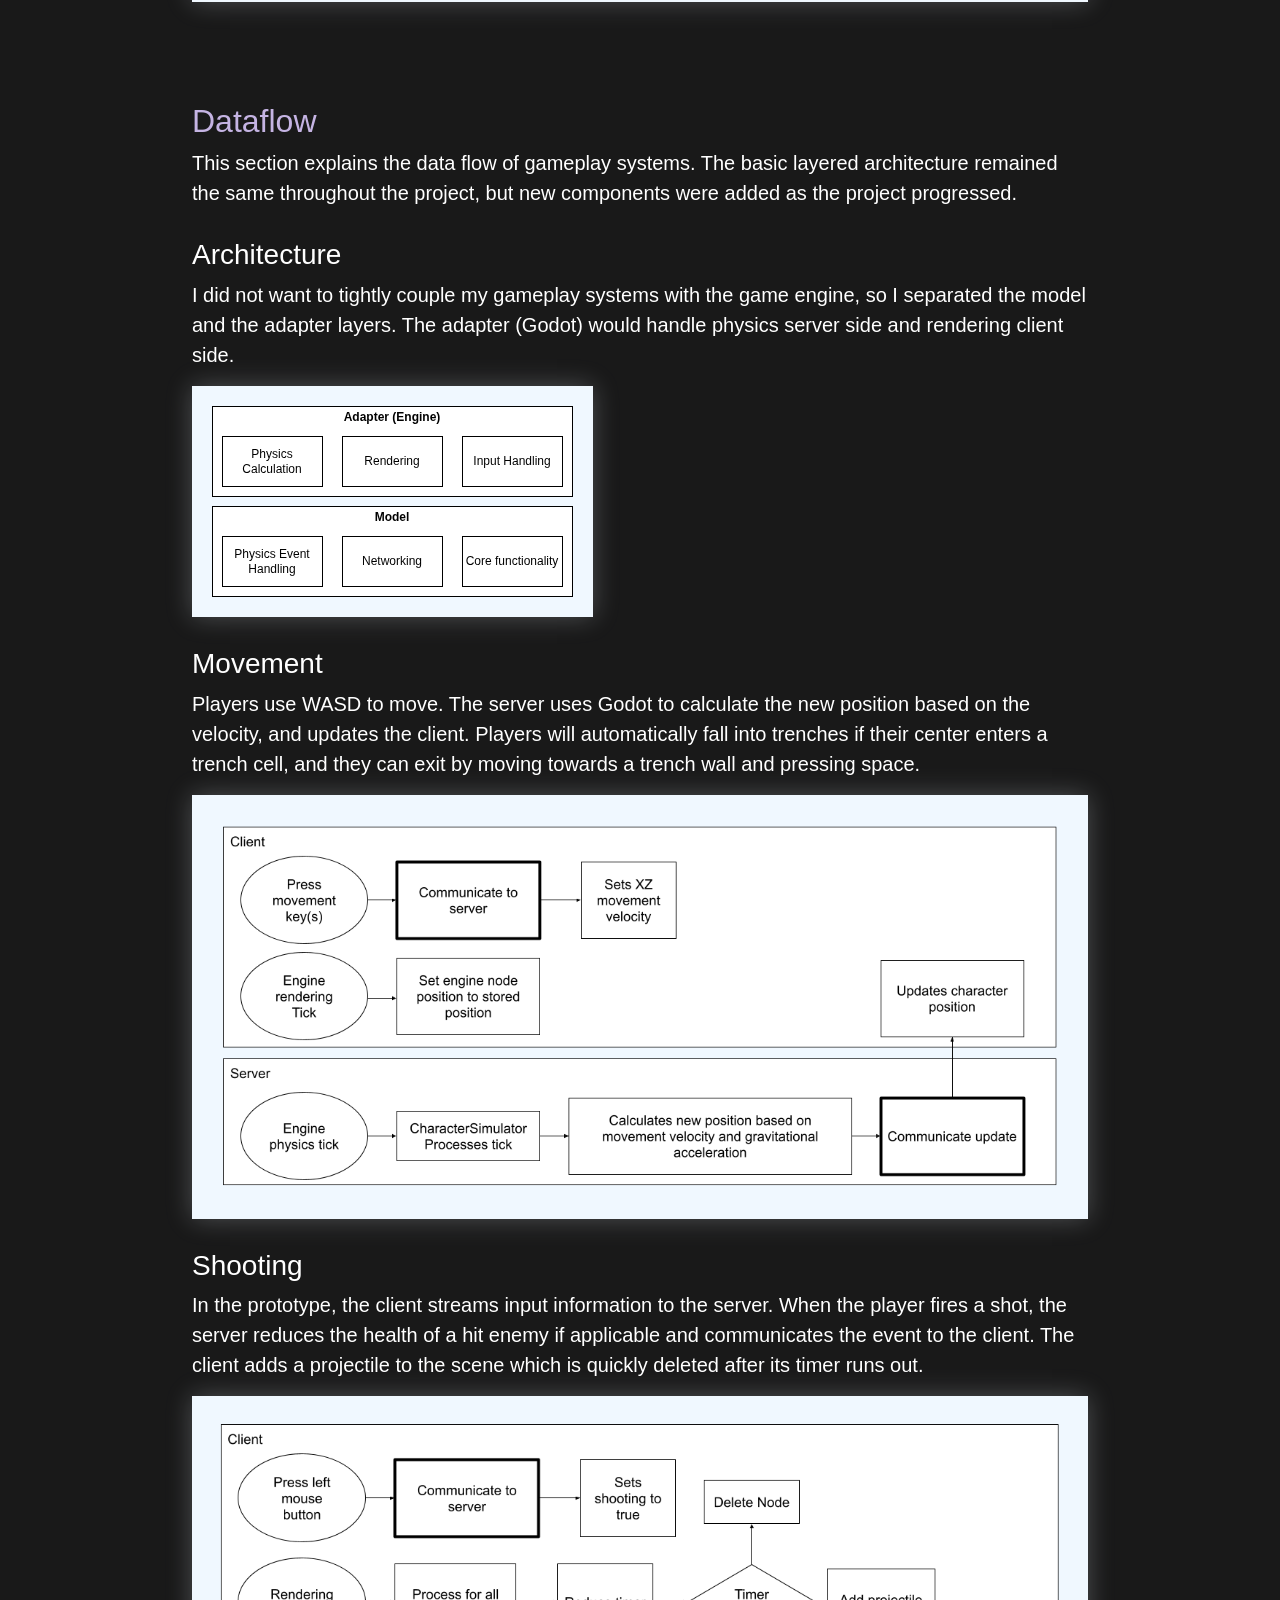
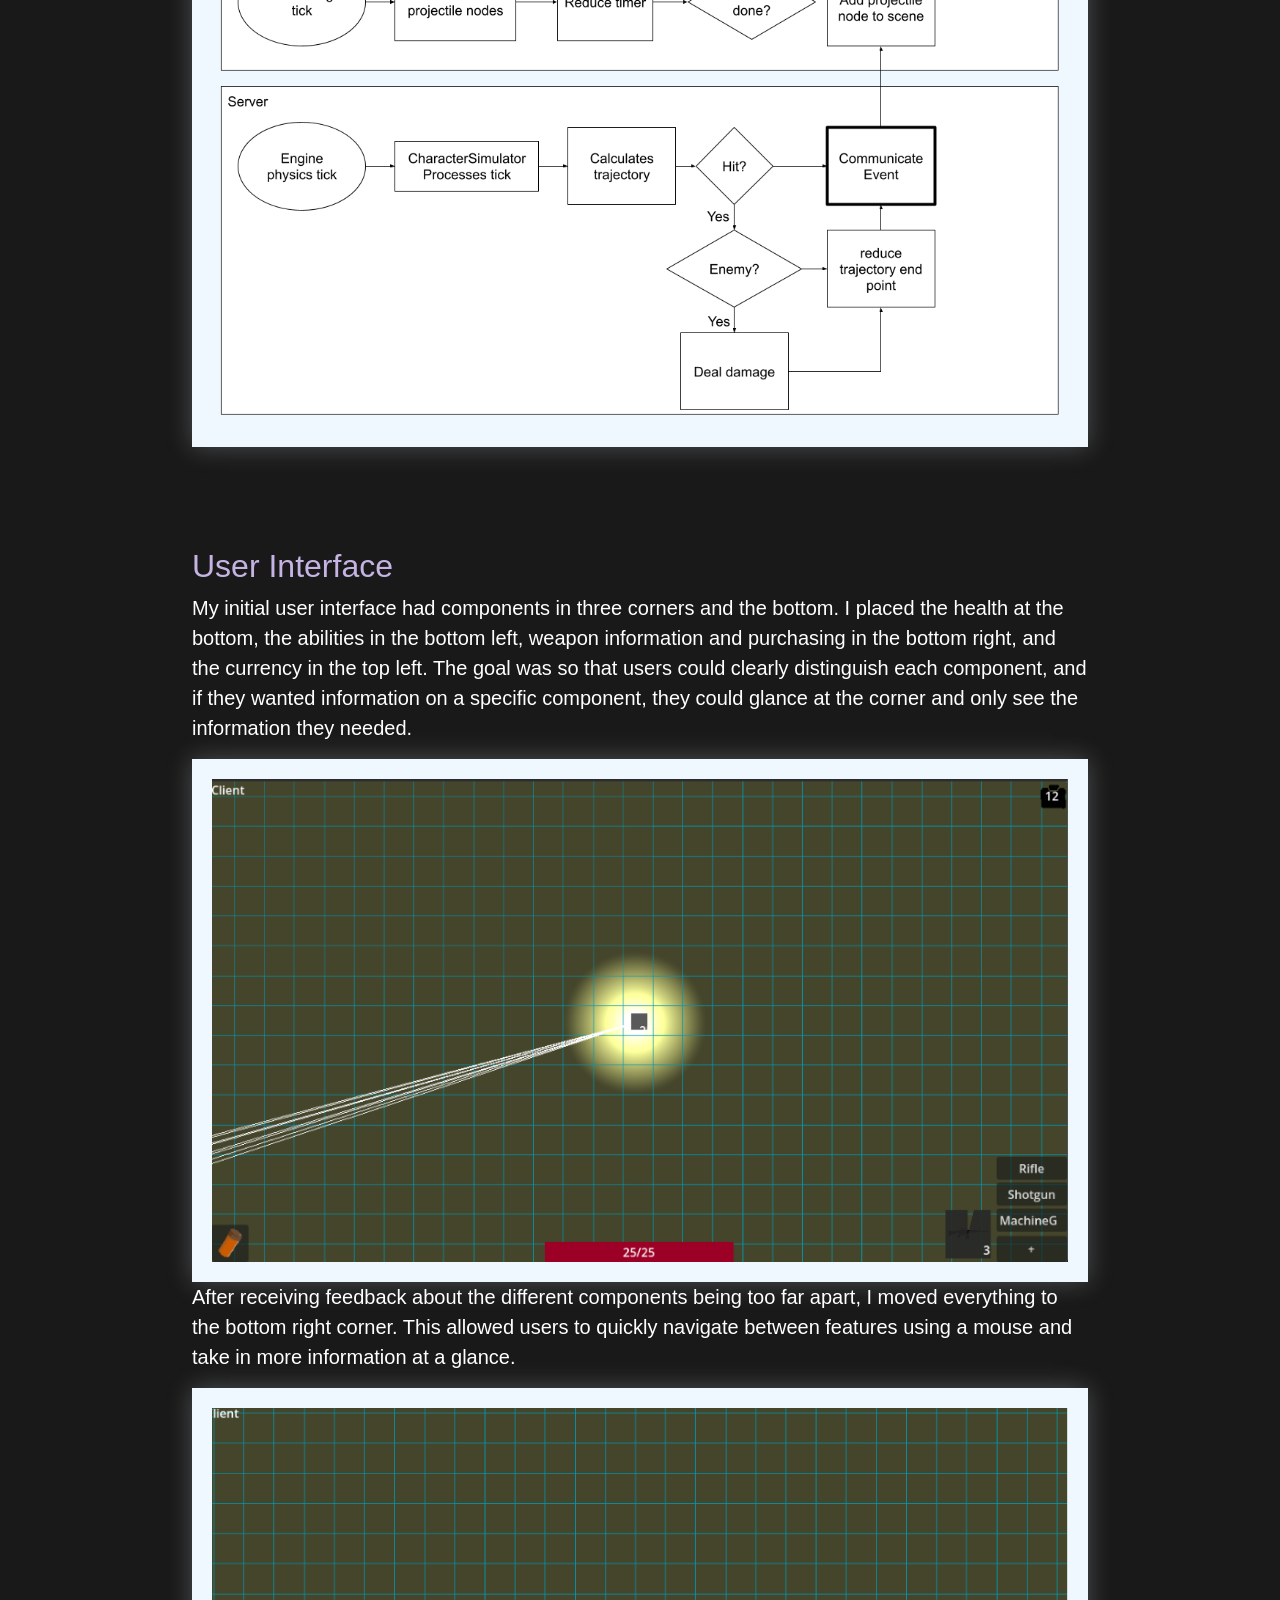
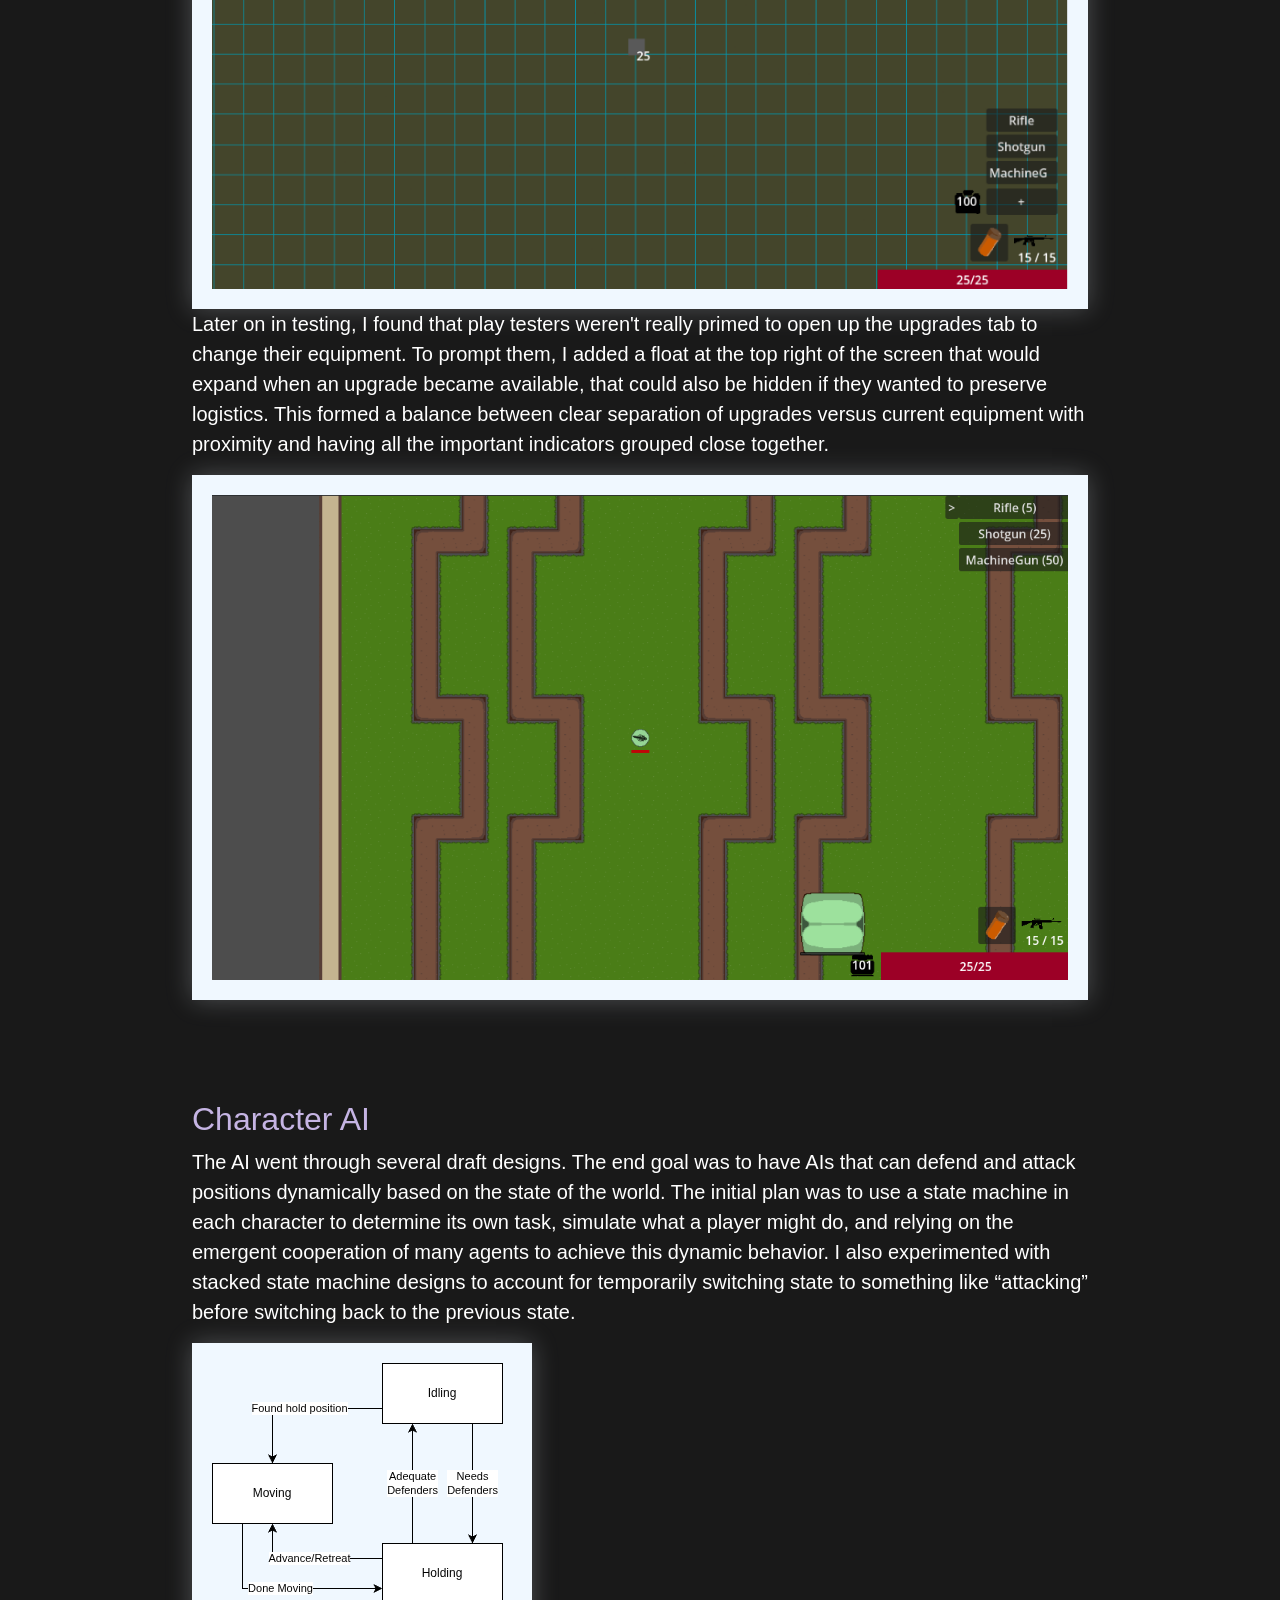
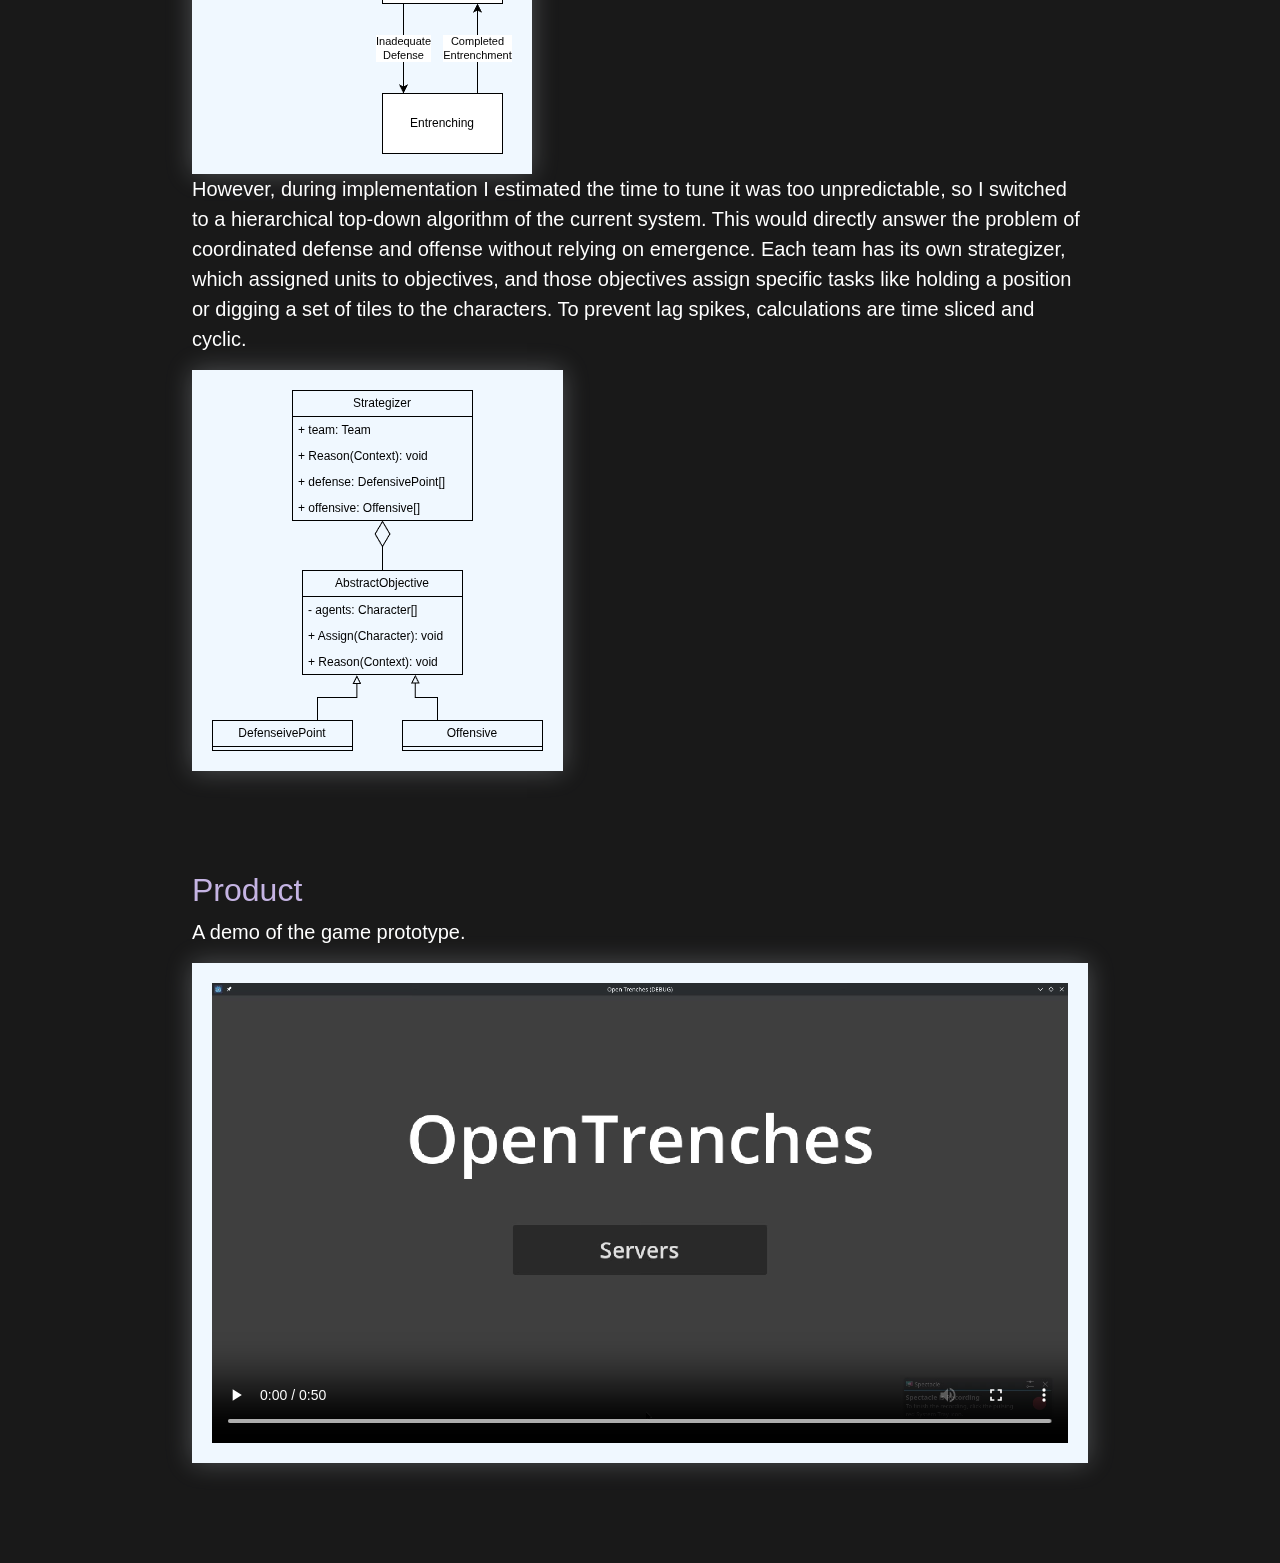
<file: experience.html>
<!DOCTYPE html>
<html lang="en">
    <head>
        <meta charset="UTF-8">
        <link href="https://cdn.jsdelivr.net/npm/bootstrap@5.3.8/dist/css/bootstrap.min.css" rel="stylesheet" integrity="sha384-sRIl4kxILFvY47J16cr9ZwB07vP4J8+LH7qKQnuqkuIAvNWLzeN8tE5YBujZqJLB" crossorigin="anonymous">
        <link rel="stylesheet" href="styles.css">
    </head>
    <header>
        <div class="d-flex gap-4 flex-row justify-content-center p-3 flex-wrap">
            <button onclick="window.location.href='index.html';">
                Home
            </button>
            <button onclick="window.location.href='experience.html';" disabled>
                Experience
            </button>
            <button onclick="window.location.href='overall.html';">
                Overall
            </button>
            <button onclick="window.location.href='bibliography.html';">
                Bibliography    
            </button>
        </div>
    </header>
    <body>
        <h1 class="section-title">Experience</h1>
        <section>
            <p>This page contains project artifacts and shows how they evolved over time. It is organized into the network, gameplay dataflow, user interface, and project demo sections.</p>
            <h2>Network</h2>
            <h3>Connection</h3>
            <p>
                In the initial connection, the client pings the master server for a list of available game instances. Each game instance has an IP end point that the client can connect to to join the instance.
            </p>
            <img src="res/ClientServer.png">
            <h3>Communication</h3>
            <p>
                I used LiteNetLib as a network library as it was a good balance between the flexibility of raw sockets and the ease of a high-level game development network library.
            </p>
            <p>
                There are three primary ways the client and server communicate. Polling was a natural choice as LiteNetLib polls incoming network events. 
            </p>
            <img src="res/Communication.png">
        </section>
        <section>
            <h2>Dataflow</h2>
            <p>
                This section explains the data flow of gameplay systems. The basic layered architecture remained the same throughout the project, but new components were added as the project progressed.
            </p>
            <h3>Architecture</h3>
            <p>
                I did not want to tightly couple my gameplay systems with the game engine, so I separated the model and the adapter layers. The adapter (Godot) would handle physics server side and rendering client side.
            </p>
            <img src="res/Architecture.png">
            <h3>Movement</h3>
            <p>
                Players use WASD to move. The server uses Godot to calculate the new position based on the velocity, and updates the client. Players will automatically fall into trenches if their center enters a trench cell, and they can exit by moving towards a trench wall and pressing space.
            </p>
            <img src="res/Movement.png">
            <h3>Shooting</h3>
            <p>
                In the prototype, the client streams input information to the server. When the player fires a shot, the server reduces the health of a hit enemy if applicable and communicates the event to the client. The client adds a projectile to the scene which is quickly deleted after its timer runs out.
            </p>
            <img src="res/Shooting.png">
        </section>
        <section>
            <h2>User Interface</h2>
            <p>
                My initial user interface had components in three corners and the bottom. I placed the health at the bottom, the abilities in the bottom left, weapon information and purchasing in the bottom right, and the currency in the top left. The goal was so that users could clearly distinguish each component, and if they wanted information on a specific component, they could glance at the corner and only see the information they needed.
            </p>
            <img src="res/UiFirst.png">
            <p>
                After receiving feedback about the different components being too far apart, I moved everything to the bottom right corner. This allowed users to quickly navigate between features using a mouse and take in more information at a glance.
            </p>
            <img src="res/UISecond.png">
            <p>
                Later on in testing, I found that play testers weren't really primed to open up the upgrades tab to change their equipment. To prompt them, I added a float at the top right of the screen that would expand when an upgrade became available, that could also be hidden if they wanted to preserve logistics. This formed a balance between clear separation of upgrades versus current equipment with proximity and having all the important indicators grouped close together.
            </p>
            <img src="res/UIThird.png">
        </section>
        <section>
            <h2>Character AI</h2>
            <p>
                The AI went through several draft designs. The end goal was to have AIs that can defend and attack positions dynamically based on the state of the world. The initial plan was to use a state machine in each character to determine its own task, simulate what a player might do, and relying on the emergent cooperation of many agents to achieve this dynamic behavior. I also experimented with stacked state machine designs to account for temporarily switching state to something like “attacking” before switching back to the previous state.
            </p>
            <img src="res/AIInitial.png">
            <p>
                However, during implementation I estimated the time to tune it was too unpredictable, so I switched to a hierarchical top-down algorithm of the current system. This would directly answer the problem of coordinated defense and offense without relying on emergence. Each team has its own strategizer, which assigned units to objectives, and those objectives assign specific tasks like holding a position or digging a set of tiles to the characters. To prevent lag spikes, calculations are time sliced and cyclic.
            </p>
            <img src="res/AIFinal.png">
        </section>
        <section>
            <h2>Product</h2>
            <p>
                A demo of the game prototype.
            </p>
            <video src="res/Prototype2.mp4" controls></video>
        </section>
    </body>
</html>
</file>
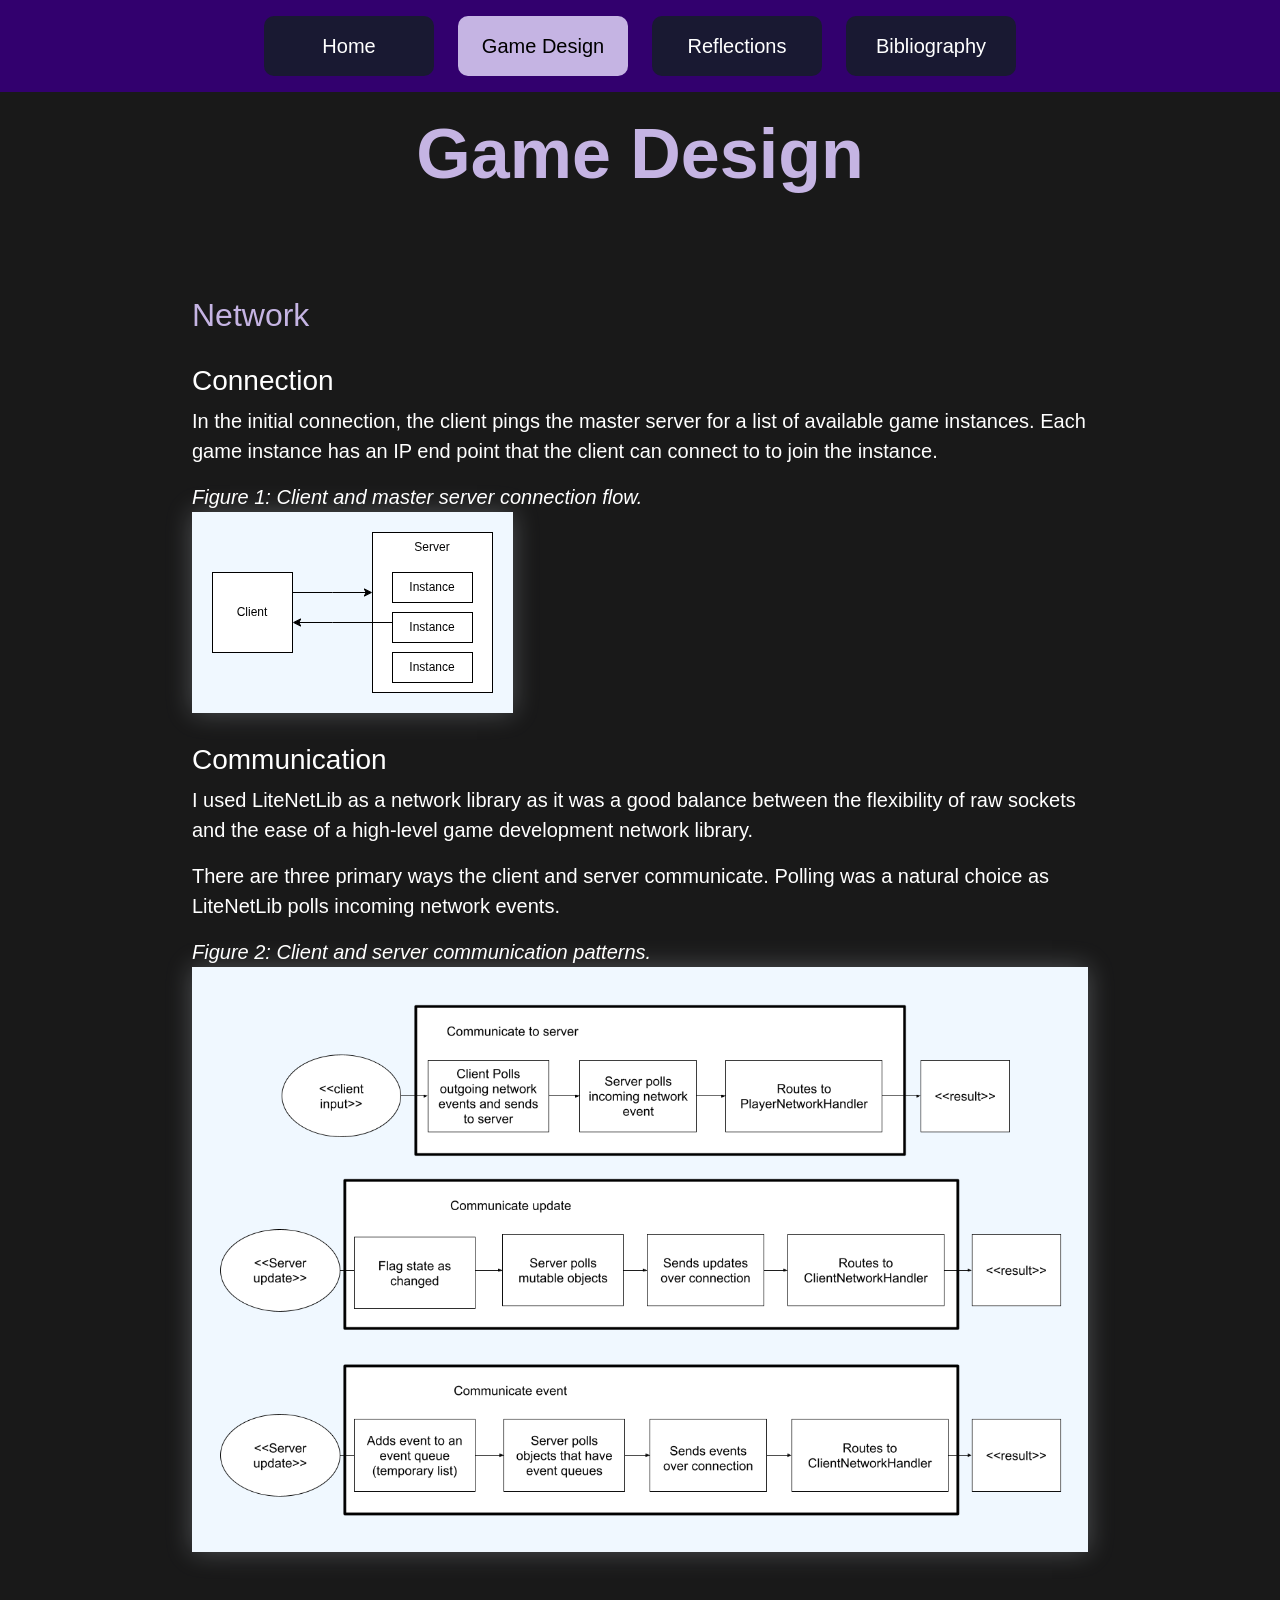
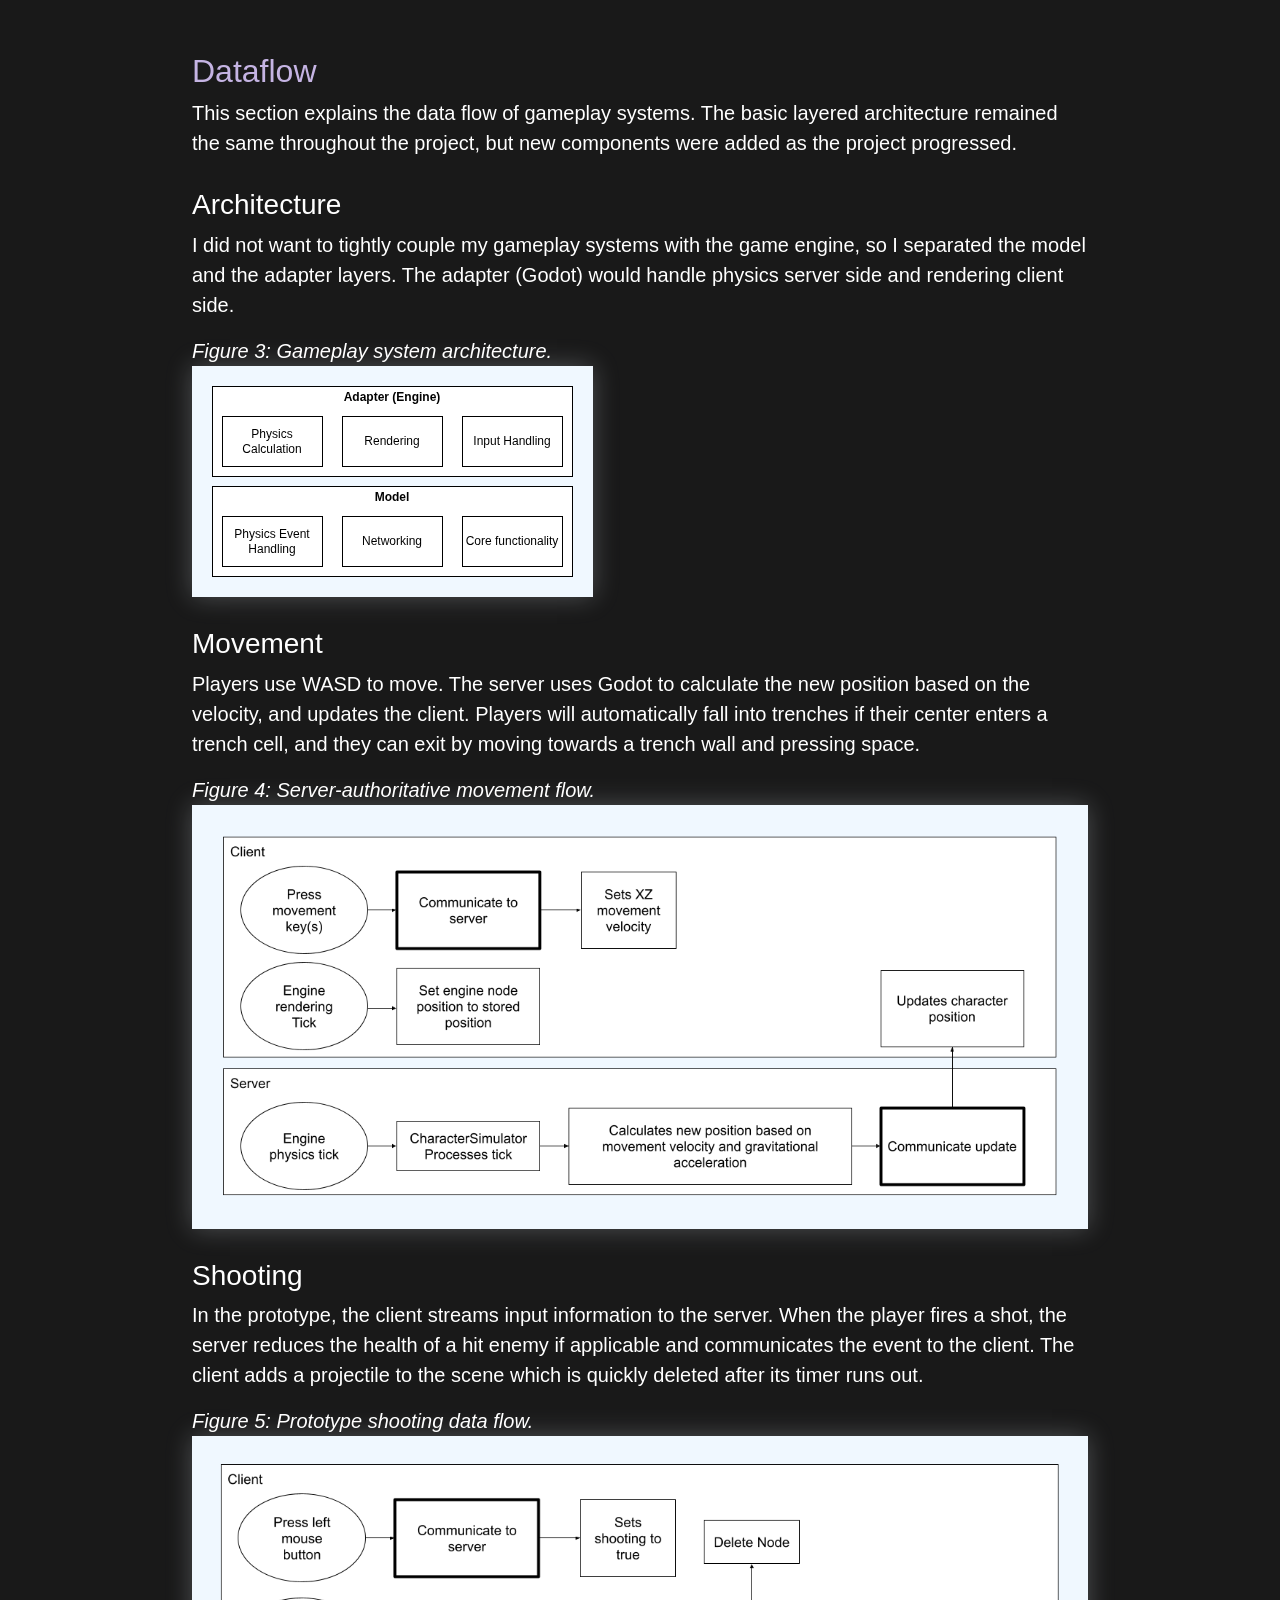
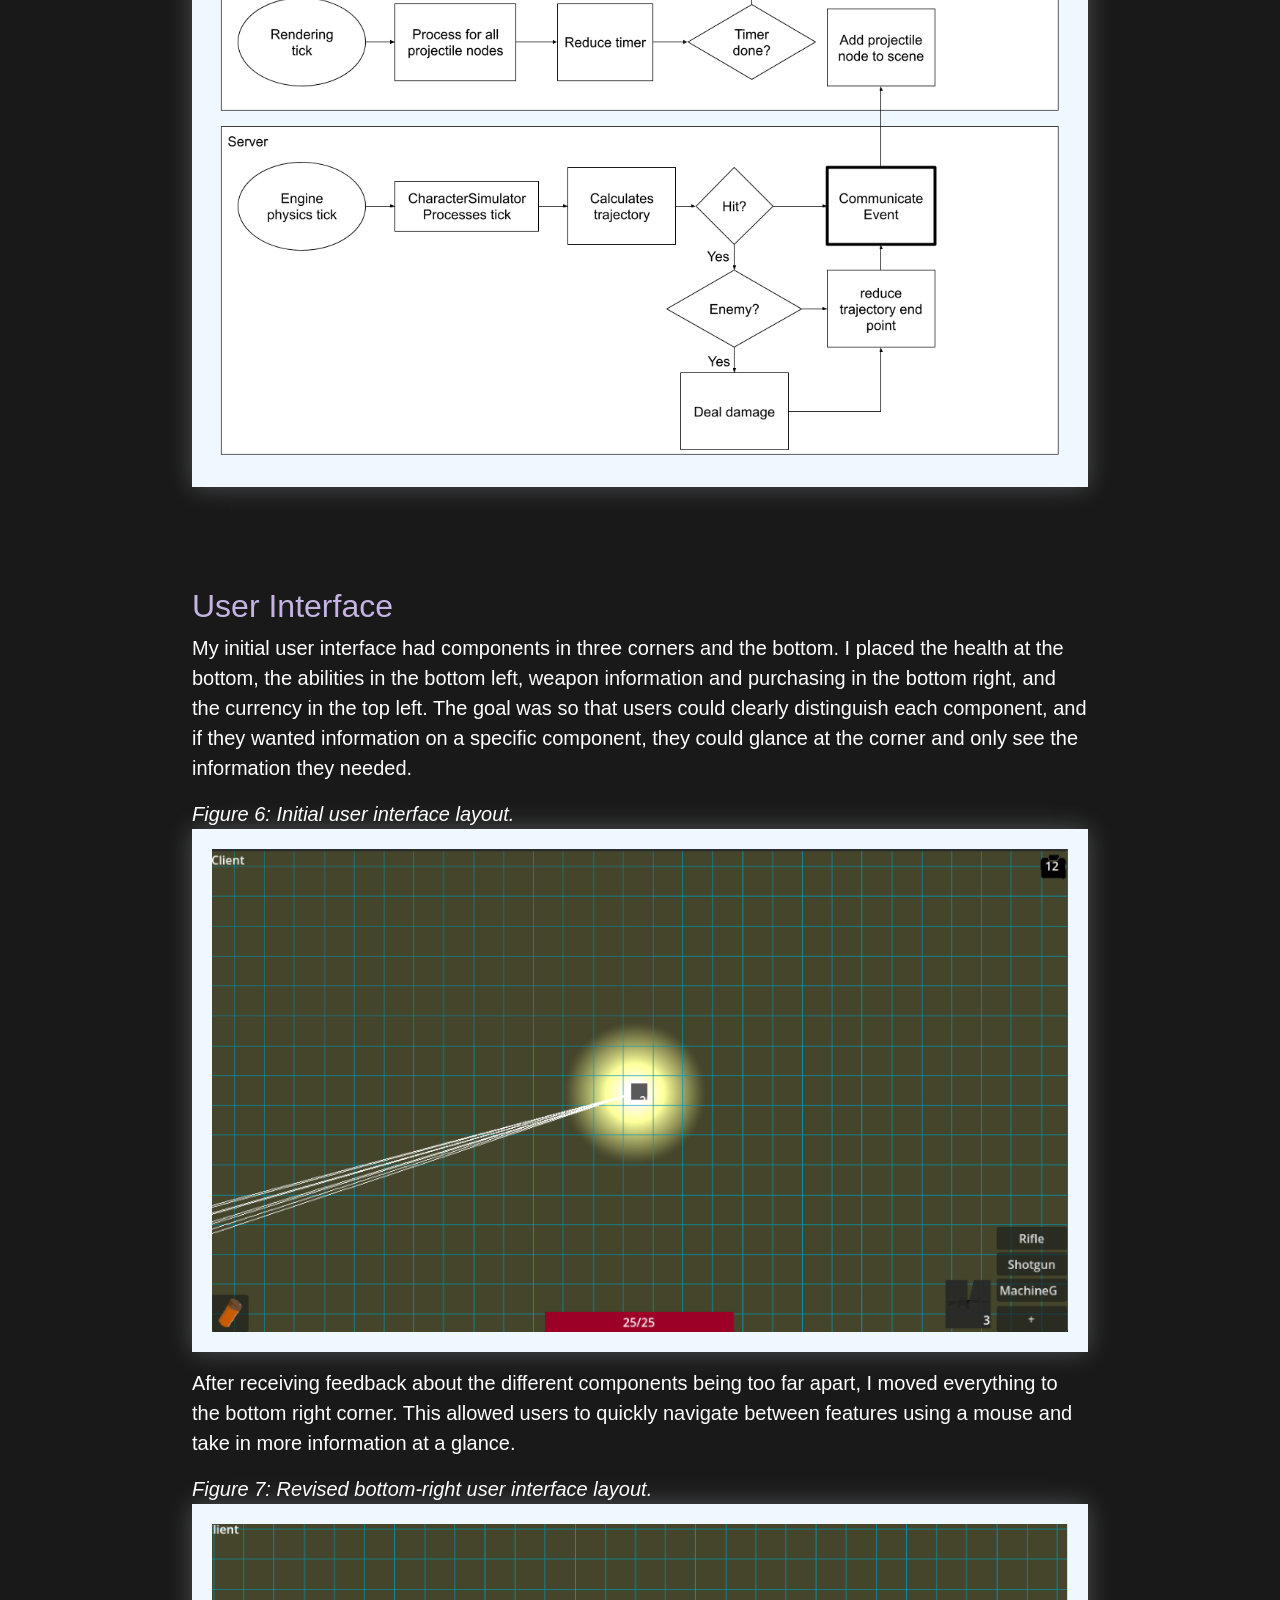
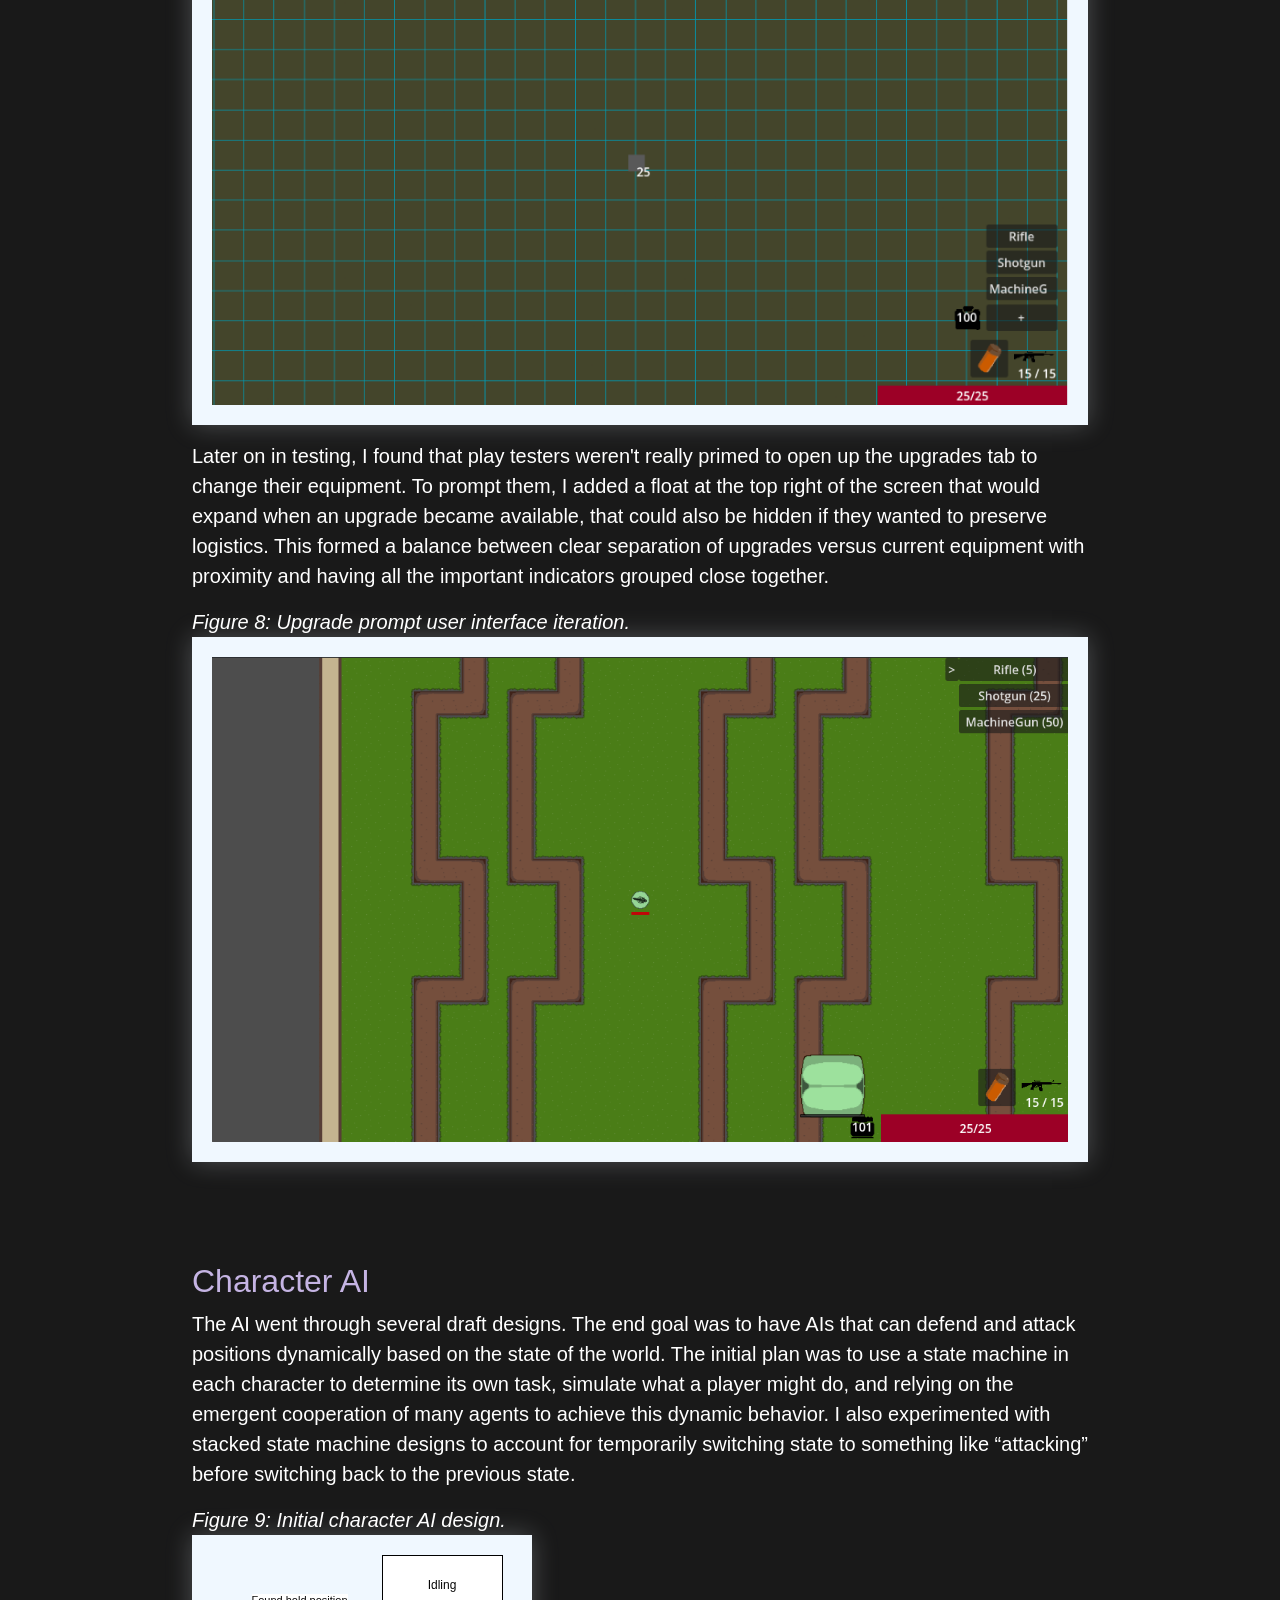
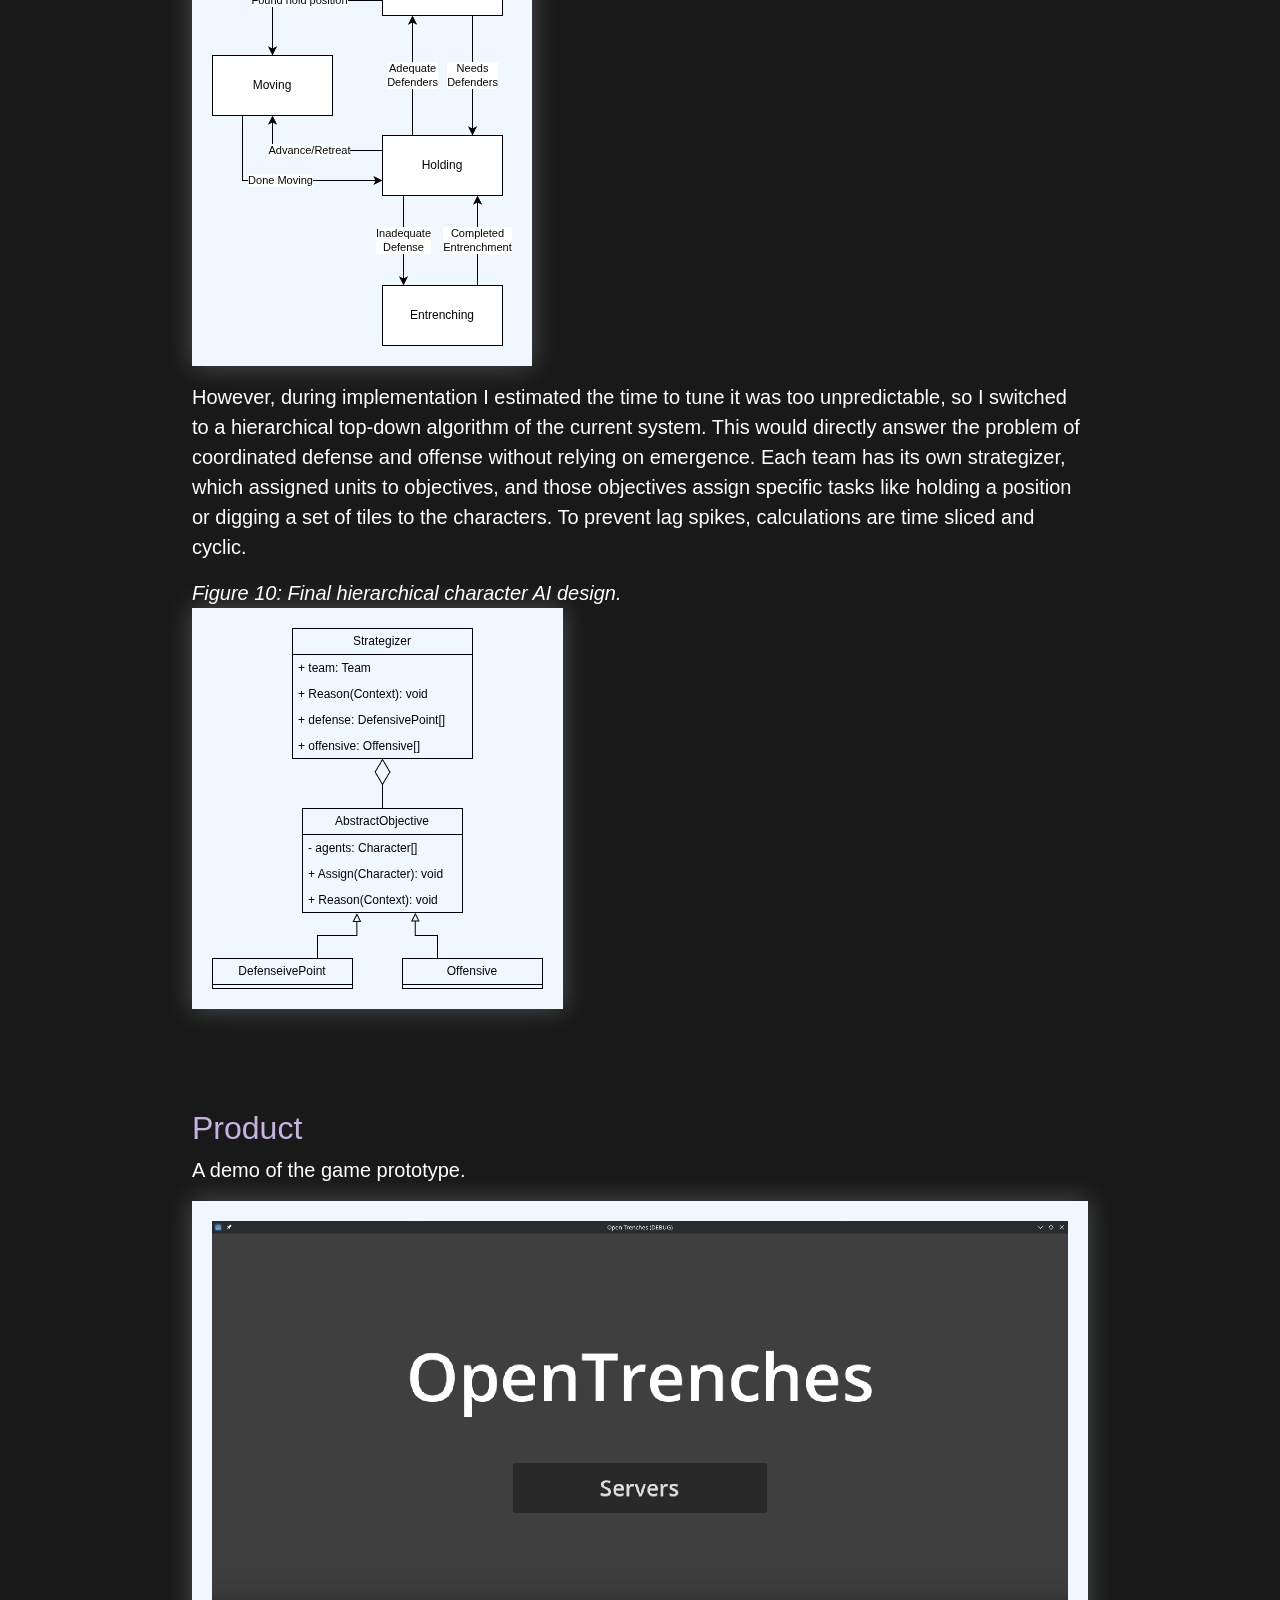
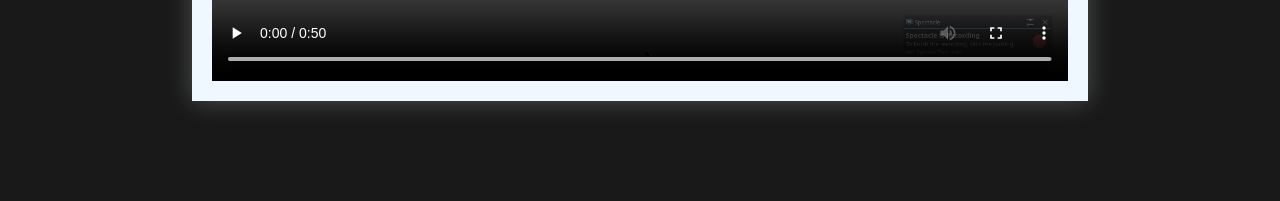
<file: game-design.html>
<!DOCTYPE html>
<html lang="en">
    <head>
        <meta charset="UTF-8">
        <link href="https://cdn.jsdelivr.net/npm/bootstrap@5.3.8/dist/css/bootstrap.min.css" rel="stylesheet" integrity="sha384-sRIl4kxILFvY47J16cr9ZwB07vP4J8+LH7qKQnuqkuIAvNWLzeN8tE5YBujZqJLB" crossorigin="anonymous">
        <link rel="stylesheet" href="styles.css">
    </head>
    <header>
        <div class="d-flex gap-4 flex-row justify-content-center p-3 flex-wrap">
            <button onclick="window.location.href='index.html';">
                Home
            </button>
            <button onclick="window.location.href='game-design.html';" disabled>
                Game Design
            </button>
            <button onclick="window.location.href='reflections.html';">
                Reflections
            </button>
            <button onclick="window.location.href='bibliography.html';">
                Bibliography    
            </button>
        </div>
    </header>
    <body>
        <h1 class="section-title">Game Design</h1>
        <section>
            <h2>Network</h2>
            <h3>Connection</h3>
            <p>
                In the initial connection, the client pings the master server for a list of available game instances. Each game instance has an IP end point that the client can connect to to join the instance.
            </p>
            <figure>
                <figcaption><em>Figure 1: Client and master server connection flow.</em></figcaption>
                <img src="res/ClientServer.png">
            </figure>
            <h3>Communication</h3>
            <p>
                I used LiteNetLib as a network library as it was a good balance between the flexibility of raw sockets and the ease of a high-level game development network library.
            </p>
            <p>
                There are three primary ways the client and server communicate. Polling was a natural choice as LiteNetLib polls incoming network events. 
            </p>
            <figure>
                <figcaption><em>Figure 2: Client and server communication patterns.</em></figcaption>
                <img src="res/Communication.png">
            </figure>
        </section>
        <section>
            <h2>Dataflow</h2>
            <p>
                This section explains the data flow of gameplay systems. The basic layered architecture remained the same throughout the project, but new components were added as the project progressed.
            </p>
            <h3>Architecture</h3>
            <p>
                I did not want to tightly couple my gameplay systems with the game engine, so I separated the model and the adapter layers. The adapter (Godot) would handle physics server side and rendering client side.
            </p>
            <figure>
                <figcaption><em>Figure 3: Gameplay system architecture.</em></figcaption>
                <img src="res/Architecture.png">
            </figure>
            <h3>Movement</h3>
            <p>
                Players use WASD to move. The server uses Godot to calculate the new position based on the velocity, and updates the client. Players will automatically fall into trenches if their center enters a trench cell, and they can exit by moving towards a trench wall and pressing space.
            </p>
            <figure>
                <figcaption><em>Figure 4: Server-authoritative movement flow.</em></figcaption>
                <img src="res/Movement.png">
            </figure>
            <h3>Shooting</h3>
            <p>
                In the prototype, the client streams input information to the server. When the player fires a shot, the server reduces the health of a hit enemy if applicable and communicates the event to the client. The client adds a projectile to the scene which is quickly deleted after its timer runs out.
            </p>
            <figure>
                <figcaption><em>Figure 5: Prototype shooting data flow.</em></figcaption>
                <img src="res/Shooting.png">
            </figure>
        </section>
        <section>
            <h2>User Interface</h2>
            <p>
                My initial user interface had components in three corners and the bottom. I placed the health at the bottom, the abilities in the bottom left, weapon information and purchasing in the bottom right, and the currency in the top left. The goal was so that users could clearly distinguish each component, and if they wanted information on a specific component, they could glance at the corner and only see the information they needed.
            </p>
            <figure>
                <figcaption><em>Figure 6: Initial user interface layout.</em></figcaption>
                <img src="res/UiFirst.png">
            </figure>
            <p>
                After receiving feedback about the different components being too far apart, I moved everything to the bottom right corner. This allowed users to quickly navigate between features using a mouse and take in more information at a glance.
            </p>
            <figure>
                <figcaption><em>Figure 7: Revised bottom-right user interface layout.</em></figcaption>
                <img src="res/UISecond.png">
            </figure>
            <p>
                Later on in testing, I found that play testers weren't really primed to open up the upgrades tab to change their equipment. To prompt them, I added a float at the top right of the screen that would expand when an upgrade became available, that could also be hidden if they wanted to preserve logistics. This formed a balance between clear separation of upgrades versus current equipment with proximity and having all the important indicators grouped close together.
            </p>
            <figure>
                <figcaption><em>Figure 8: Upgrade prompt user interface iteration.</em></figcaption>
                <img src="res/UIThird.png">
            </figure>
        </section>
        <section>
            <h2>Character AI</h2>
            <p>
                The AI went through several draft designs. The end goal was to have AIs that can defend and attack positions dynamically based on the state of the world. The initial plan was to use a state machine in each character to determine its own task, simulate what a player might do, and relying on the emergent cooperation of many agents to achieve this dynamic behavior. I also experimented with stacked state machine designs to account for temporarily switching state to something like “attacking” before switching back to the previous state.
            </p>
            <figure>
                <figcaption><em>Figure 9: Initial character AI design.</em></figcaption>
                <img src="res/AIInitial.png">
            </figure>
            <p>
                However, during implementation I estimated the time to tune it was too unpredictable, so I switched to a hierarchical top-down algorithm of the current system. This would directly answer the problem of coordinated defense and offense without relying on emergence. Each team has its own strategizer, which assigned units to objectives, and those objectives assign specific tasks like holding a position or digging a set of tiles to the characters. To prevent lag spikes, calculations are time sliced and cyclic.
            </p>
            <figure>
                <figcaption><em>Figure 10: Final hierarchical character AI design.</em></figcaption>
                <img src="res/AIFinal.png">
            </figure>
        </section>
        <section>
            <h2>Product</h2>
            <p>
                A demo of the game prototype.
            </p>
            <video src="res/Prototype2.mp4" controls></video>
        </section>
    </body>
</html>
</file>
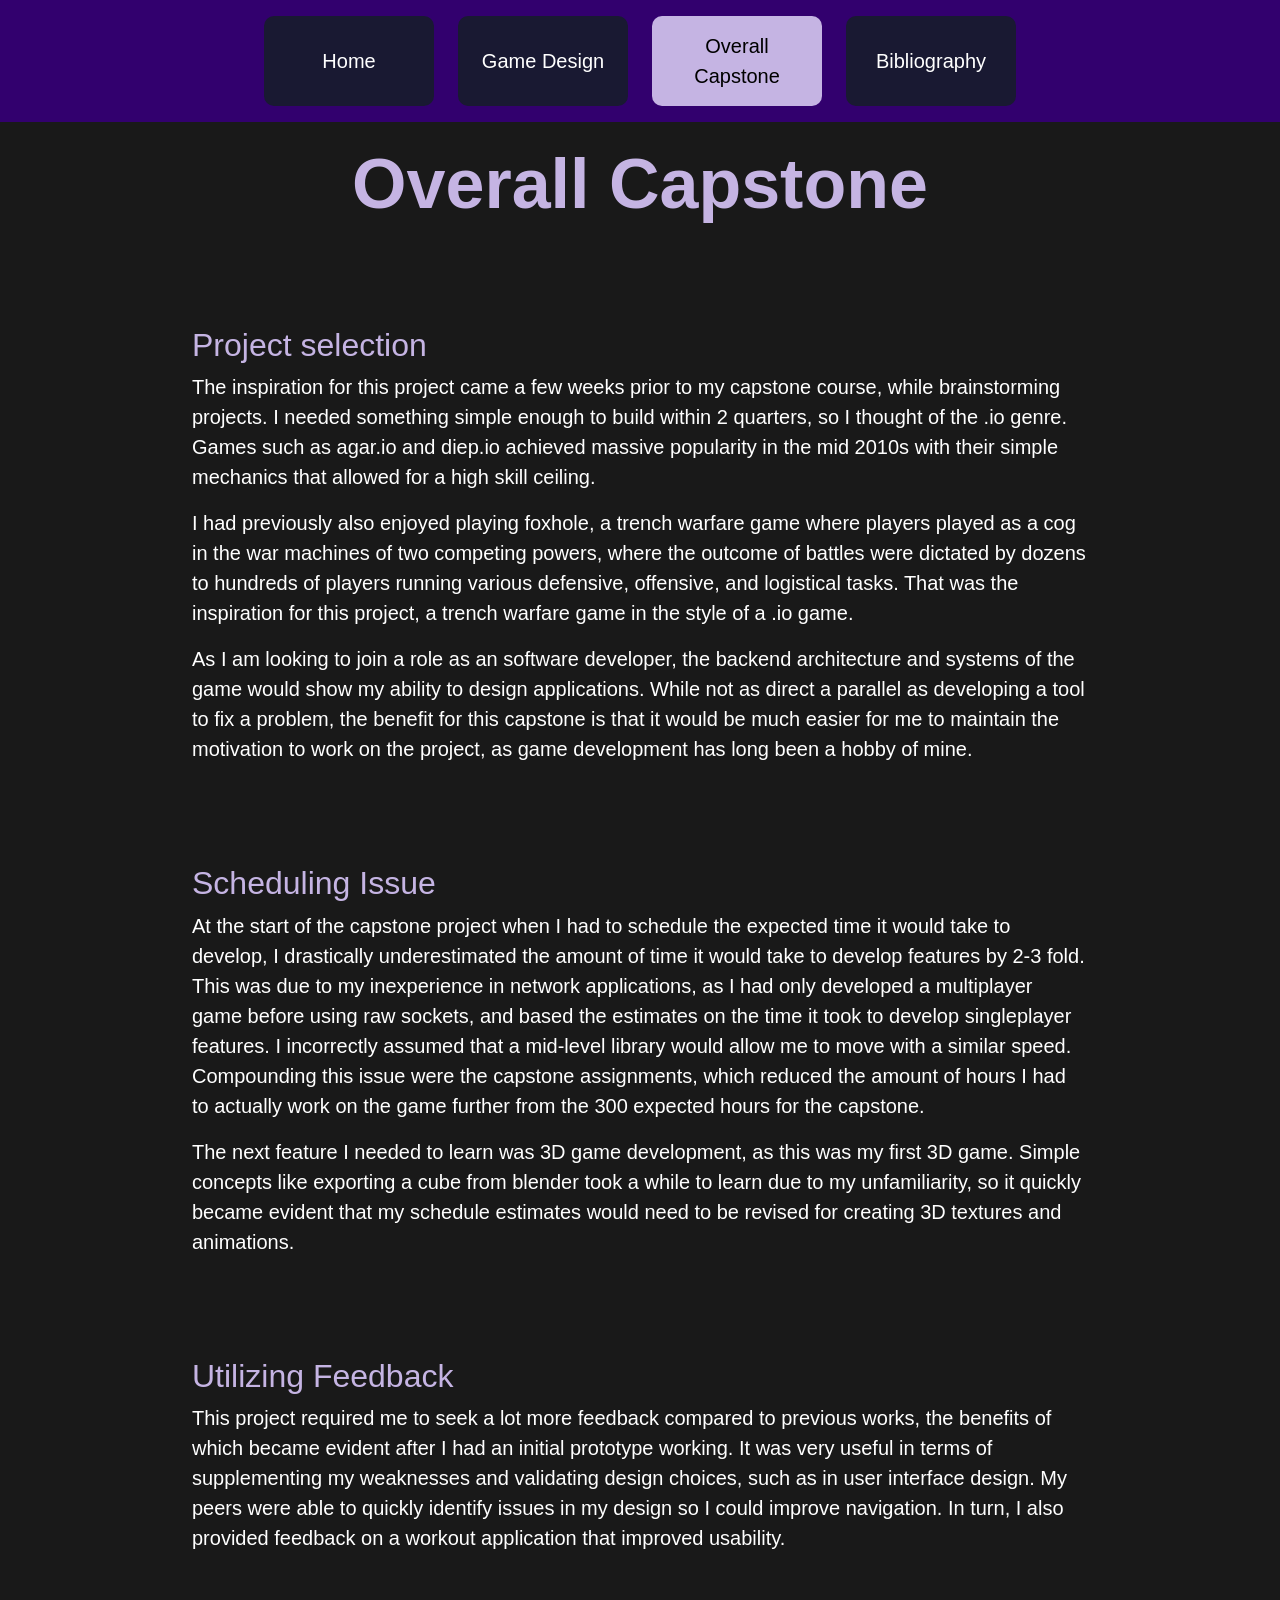
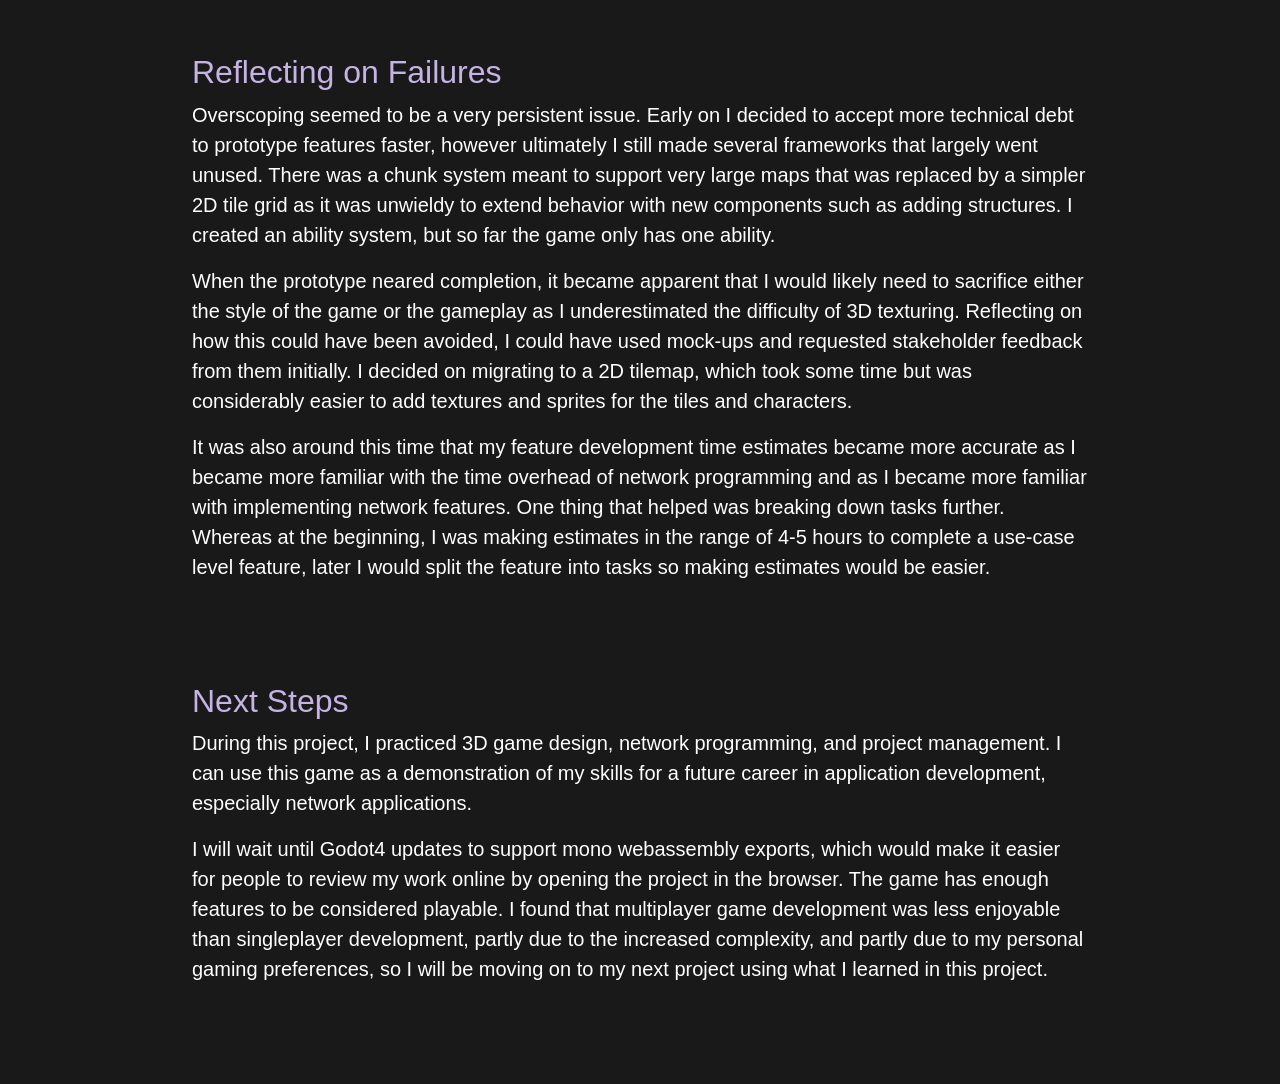
<file: overall-capstone.html>
<!DOCTYPE html>
<html lang="en">
    <head>
        <meta charset="UTF-8">
        <link href="https://cdn.jsdelivr.net/npm/bootstrap@5.3.8/dist/css/bootstrap.min.css" rel="stylesheet" integrity="sha384-sRIl4kxILFvY47J16cr9ZwB07vP4J8+LH7qKQnuqkuIAvNWLzeN8tE5YBujZqJLB" crossorigin="anonymous">
        <link rel="stylesheet" href="styles.css">
    </head>
    <header>
        <div class="d-flex gap-4 flex-row justify-content-center p-3 flex-wrap">
            <button onclick="window.location.href='index.html';">
                Home
            </button>
            <button onclick="window.location.href='game-design.html';">
                Game Design
            </button>
            <button onclick="window.location.href='overall-capstone.html';" disabled>
                Overall Capstone
            </button>
            <button onclick="window.location.href='bibliography.html';">
                Bibliography    
            </button>
        </div>
    </header>
    <body>
        <h1 class="section-title">Overall Capstone</h1>

        <section>
            <h2>Project selection</h2>
            <p>The inspiration for this project came a few weeks prior to my capstone course, while brainstorming projects. I needed something simple enough to build within 2 quarters, so I thought of the .io genre. Games such as agar.io and diep.io achieved massive popularity in the mid 2010s with their simple mechanics that allowed for a high skill ceiling. </p>
            <p>I had previously also enjoyed playing foxhole, a trench warfare game where players played as a cog in the war machines of two competing powers, where the outcome of battles were dictated by dozens to hundreds of players running various defensive, offensive, and logistical tasks. That was the inspiration for this project, a trench warfare game in the style of a .io game.</p>
            <p>As I am looking to join a role as an software developer, the backend architecture and systems of the game would show my ability to design applications. While not as direct a parallel as developing a tool to fix a problem, the benefit for this capstone is that it would be much easier for me to maintain the motivation to work on the project, as game development has long been a hobby of mine.</p>
        </section>
        <section>
            <h2>Scheduling Issue</h2>
            <p>At the start of the capstone project when I had to schedule the expected time it would take to develop, I drastically underestimated the amount of time it would take to develop features by 2-3 fold. This was due to my inexperience in network applications, as I had only developed a multiplayer game before using raw sockets, and based the estimates on the time it took to develop singleplayer features. I incorrectly assumed that a mid-level library would allow me to move with a similar speed. Compounding this issue were the capstone assignments, which reduced the amount of hours I had to actually work on the game further from the 300 expected hours for the capstone.</p>
            <p>The next feature I needed to learn was 3D game development, as this was my first 3D game. Simple concepts like exporting a cube from blender took a while to learn due to my unfamiliarity, so it quickly became evident that my schedule estimates would need to be revised for creating 3D textures and animations. </p>
        </section>
        <section>
            <h2>Utilizing Feedback</h2>
            <p>
                This project required me to seek a lot more feedback compared to previous works, the benefits of which became evident after I had an initial prototype working. It was very useful in terms of supplementing my weaknesses and validating design choices, such as in user interface design. My peers were able to quickly identify issues in my design so I could improve navigation. In turn, I also provided feedback on a workout application that improved usability.
            </p>
        </section>
        <section>
            <h2>Reflecting on Failures</h2>
            <p>Overscoping seemed to be a very persistent issue. Early on I decided to accept more technical debt to prototype features faster, however ultimately I still made several frameworks that largely went unused. There was a chunk system meant to support very large maps that was replaced by a simpler 2D tile grid as it was unwieldy to extend behavior with new components such as adding structures. I created an ability system, but so far the game only has one ability. </p>
            <p>When the prototype neared completion, it became apparent that I would likely need to sacrifice either the style of the game or the gameplay as I underestimated the difficulty of 3D texturing. Reflecting on how this could have been avoided, I could have used mock-ups and requested stakeholder feedback from them initially. I decided on migrating to a 2D tilemap, which took some time but was considerably easier to add textures and sprites for the tiles and characters.</p>
            <p>It was also around this time that my feature development time estimates became more accurate as I became more familiar with the time overhead of network programming and as I became more familiar with implementing network features. One thing that helped was breaking down tasks further. Whereas at the beginning, I was making estimates in the range of 4-5 hours to complete a use-case level feature, later I would split the feature into tasks so making estimates would be easier.</p>
        </section>
        <section>
            <h2>Next Steps</h2>
            <p>During this project, I practiced 3D game design, network programming, and project management. I can use this game as a demonstration of my skills for a future career in application development, especially network applications. </p>
            <p>I will wait until Godot4 updates to support mono webassembly exports, which would make it easier for people to review my work online by opening the project in the browser. The game has enough features to be considered playable. I found that multiplayer game development was less enjoyable than singleplayer development, partly due to the increased complexity, and partly due to my personal gaming preferences, so I will be moving on to my next project using what I learned in this project.</p>
        </section>
    </body>
</html>
</file>
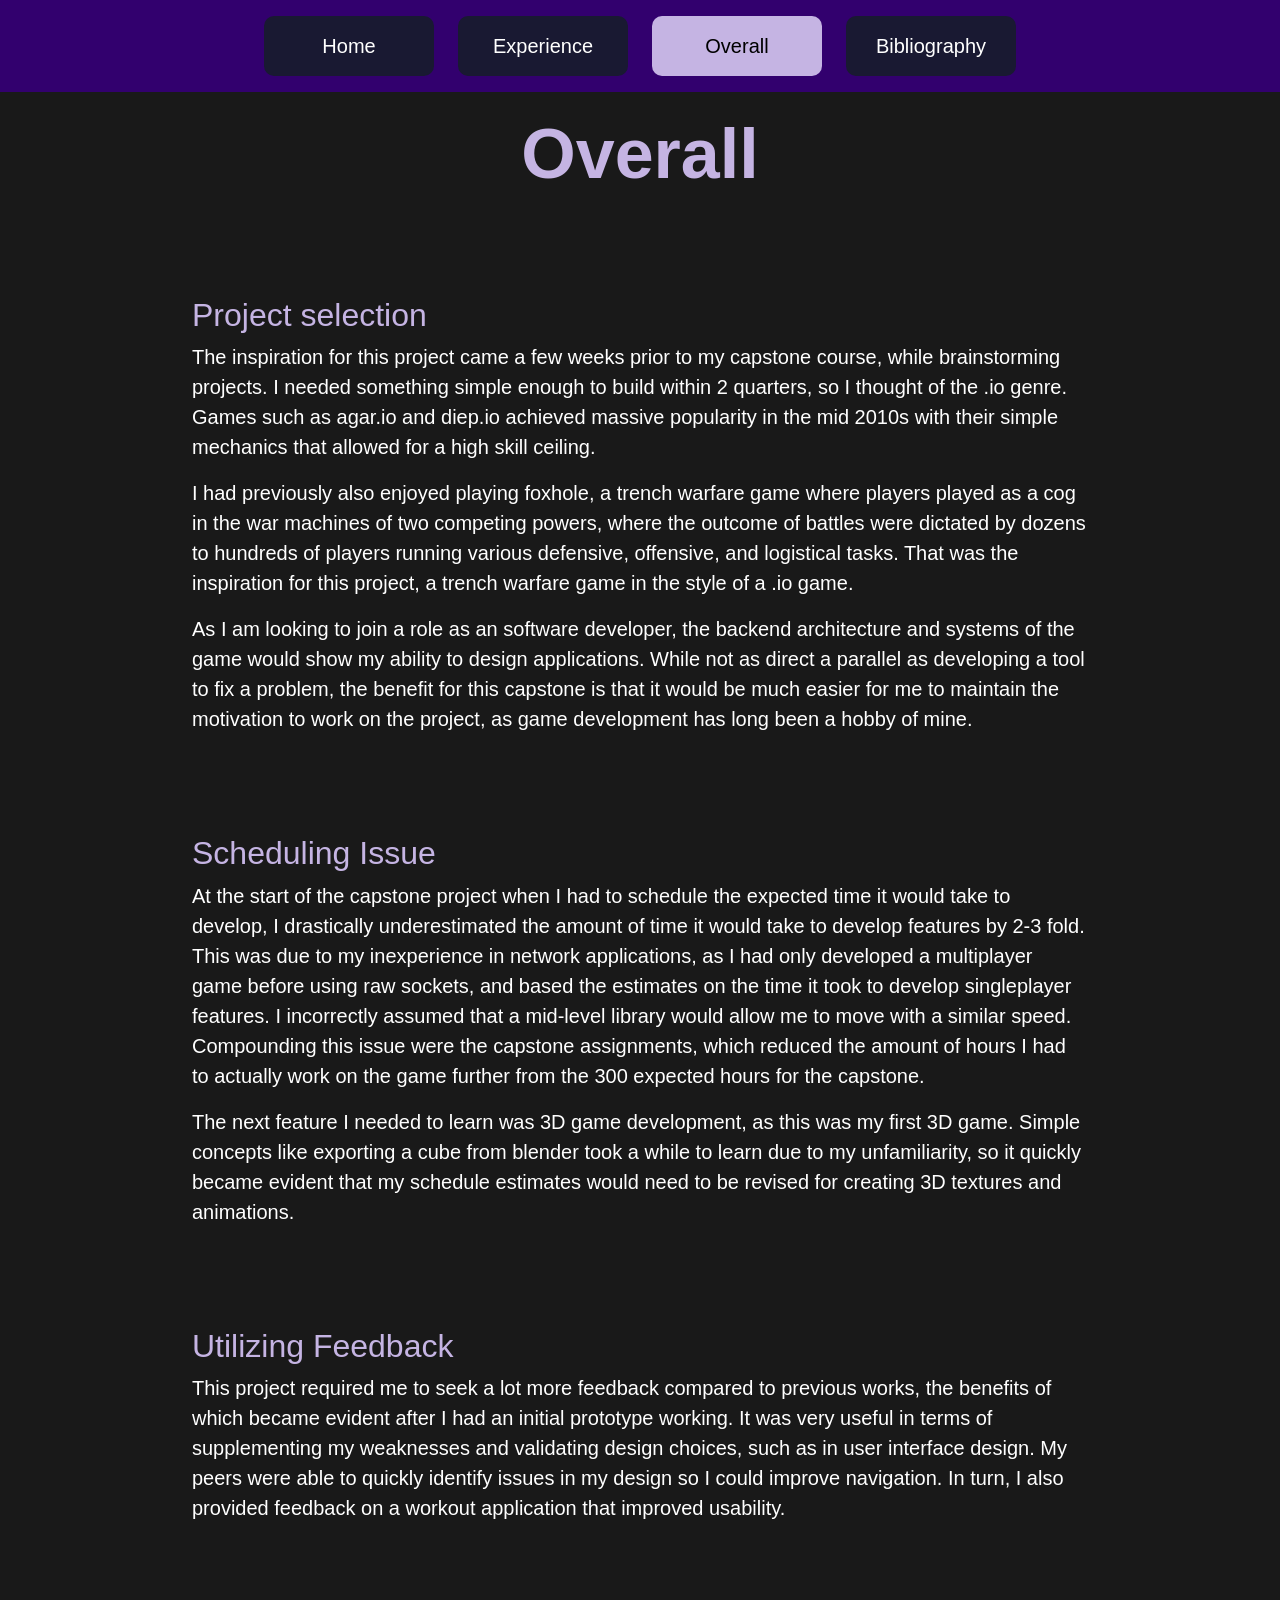
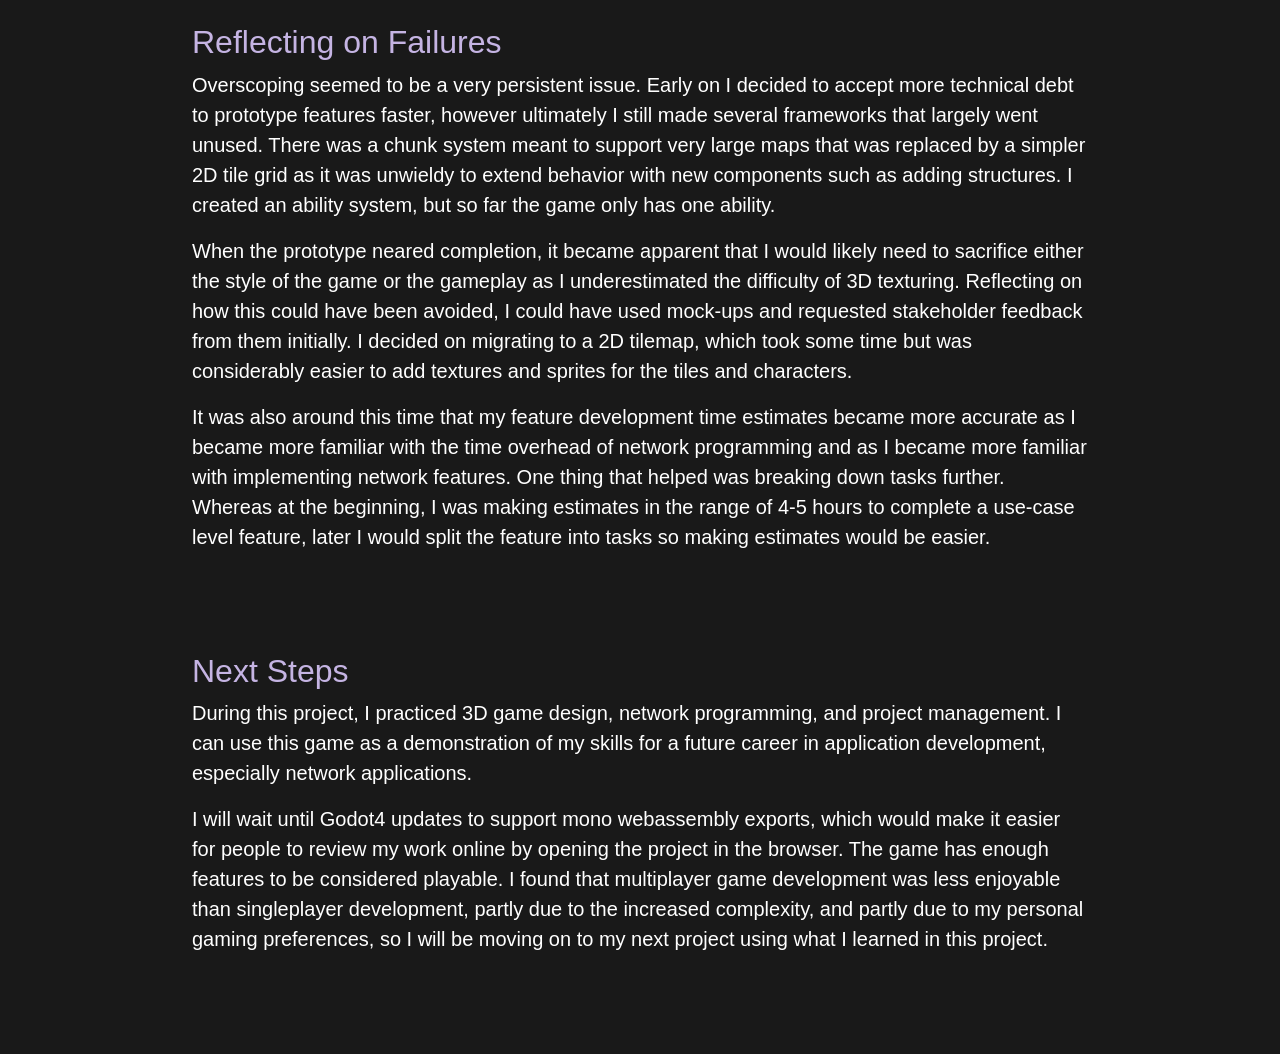
<file: overall.html>
<!DOCTYPE html>
<html lang="en">
    <head>
        <meta charset="UTF-8">
        <link href="https://cdn.jsdelivr.net/npm/bootstrap@5.3.8/dist/css/bootstrap.min.css" rel="stylesheet" integrity="sha384-sRIl4kxILFvY47J16cr9ZwB07vP4J8+LH7qKQnuqkuIAvNWLzeN8tE5YBujZqJLB" crossorigin="anonymous">
        <link rel="stylesheet" href="styles.css">
    </head>
    <header>
        <div class="d-flex gap-4 flex-row justify-content-center p-3 flex-wrap">
            <button onclick="window.location.href='index.html';">
                Home
            </button>
            <button onclick="window.location.href='experience.html';">
                Experience
            </button>
            <button onclick="window.location.href='overall.html';" disabled>
                Overall
            </button>
            <button onclick="window.location.href='bibliography.html';">
                Bibliography    
            </button>
        </div>
    </header>
    <body>
        <h1 class="section-title">Overall</h1>

        <section>
            <h2>Project selection</h2>
            <p>The inspiration for this project came a few weeks prior to my capstone course, while brainstorming projects. I needed something simple enough to build within 2 quarters, so I thought of the .io genre. Games such as agar.io and diep.io achieved massive popularity in the mid 2010s with their simple mechanics that allowed for a high skill ceiling. </p>
            <p>I had previously also enjoyed playing foxhole, a trench warfare game where players played as a cog in the war machines of two competing powers, where the outcome of battles were dictated by dozens to hundreds of players running various defensive, offensive, and logistical tasks. That was the inspiration for this project, a trench warfare game in the style of a .io game.</p>
            <p>As I am looking to join a role as an software developer, the backend architecture and systems of the game would show my ability to design applications. While not as direct a parallel as developing a tool to fix a problem, the benefit for this capstone is that it would be much easier for me to maintain the motivation to work on the project, as game development has long been a hobby of mine.</p>
        </section>
        <section>
            <h2>Scheduling Issue</h2>
            <p>At the start of the capstone project when I had to schedule the expected time it would take to develop, I drastically underestimated the amount of time it would take to develop features by 2-3 fold. This was due to my inexperience in network applications, as I had only developed a multiplayer game before using raw sockets, and based the estimates on the time it took to develop singleplayer features. I incorrectly assumed that a mid-level library would allow me to move with a similar speed. Compounding this issue were the capstone assignments, which reduced the amount of hours I had to actually work on the game further from the 300 expected hours for the capstone.</p>
            <p>The next feature I needed to learn was 3D game development, as this was my first 3D game. Simple concepts like exporting a cube from blender took a while to learn due to my unfamiliarity, so it quickly became evident that my schedule estimates would need to be revised for creating 3D textures and animations. </p>
        </section>
        <section>
            <h2>Utilizing Feedback</h2>
            <p>
                This project required me to seek a lot more feedback compared to previous works, the benefits of which became evident after I had an initial prototype working. It was very useful in terms of supplementing my weaknesses and validating design choices, such as in user interface design. My peers were able to quickly identify issues in my design so I could improve navigation. In turn, I also provided feedback on a workout application that improved usability.
            </p>
        </section>
        <section>
            <h2>Reflecting on Failures</h2>
            <p>Overscoping seemed to be a very persistent issue. Early on I decided to accept more technical debt to prototype features faster, however ultimately I still made several frameworks that largely went unused. There was a chunk system meant to support very large maps that was replaced by a simpler 2D tile grid as it was unwieldy to extend behavior with new components such as adding structures. I created an ability system, but so far the game only has one ability. </p>
            <p>When the prototype neared completion, it became apparent that I would likely need to sacrifice either the style of the game or the gameplay as I underestimated the difficulty of 3D texturing. Reflecting on how this could have been avoided, I could have used mock-ups and requested stakeholder feedback from them initially. I decided on migrating to a 2D tilemap, which took some time but was considerably easier to add textures and sprites for the tiles and characters.</p>
            <p>It was also around this time that my feature development time estimates became more accurate as I became more familiar with the time overhead of network programming and as I became more familiar with implementing network features. One thing that helped was breaking down tasks further. Whereas at the beginning, I was making estimates in the range of 4-5 hours to complete a use-case level feature, later I would split the feature into tasks so making estimates would be easier.</p>
        </section>
        <section>
            <h2>Next Steps</h2>
            <p>During this project, I practiced 3D game design, network programming, and project management. I can use this game as a demonstration of my skills for a future career in application development, especially network applications. </p>
            <p>I will wait until Godot4 updates to support mono webassembly exports, which would make it easier for people to review my work online by opening the project in the browser. The game has enough features to be considered playable. I found that multiplayer game development was less enjoyable than singleplayer development, partly due to the increased complexity, and partly due to my personal gaming preferences, so I will be moving on to my next project using what I learned in this project.</p>
        </section>
    </body>
</html>
</file>
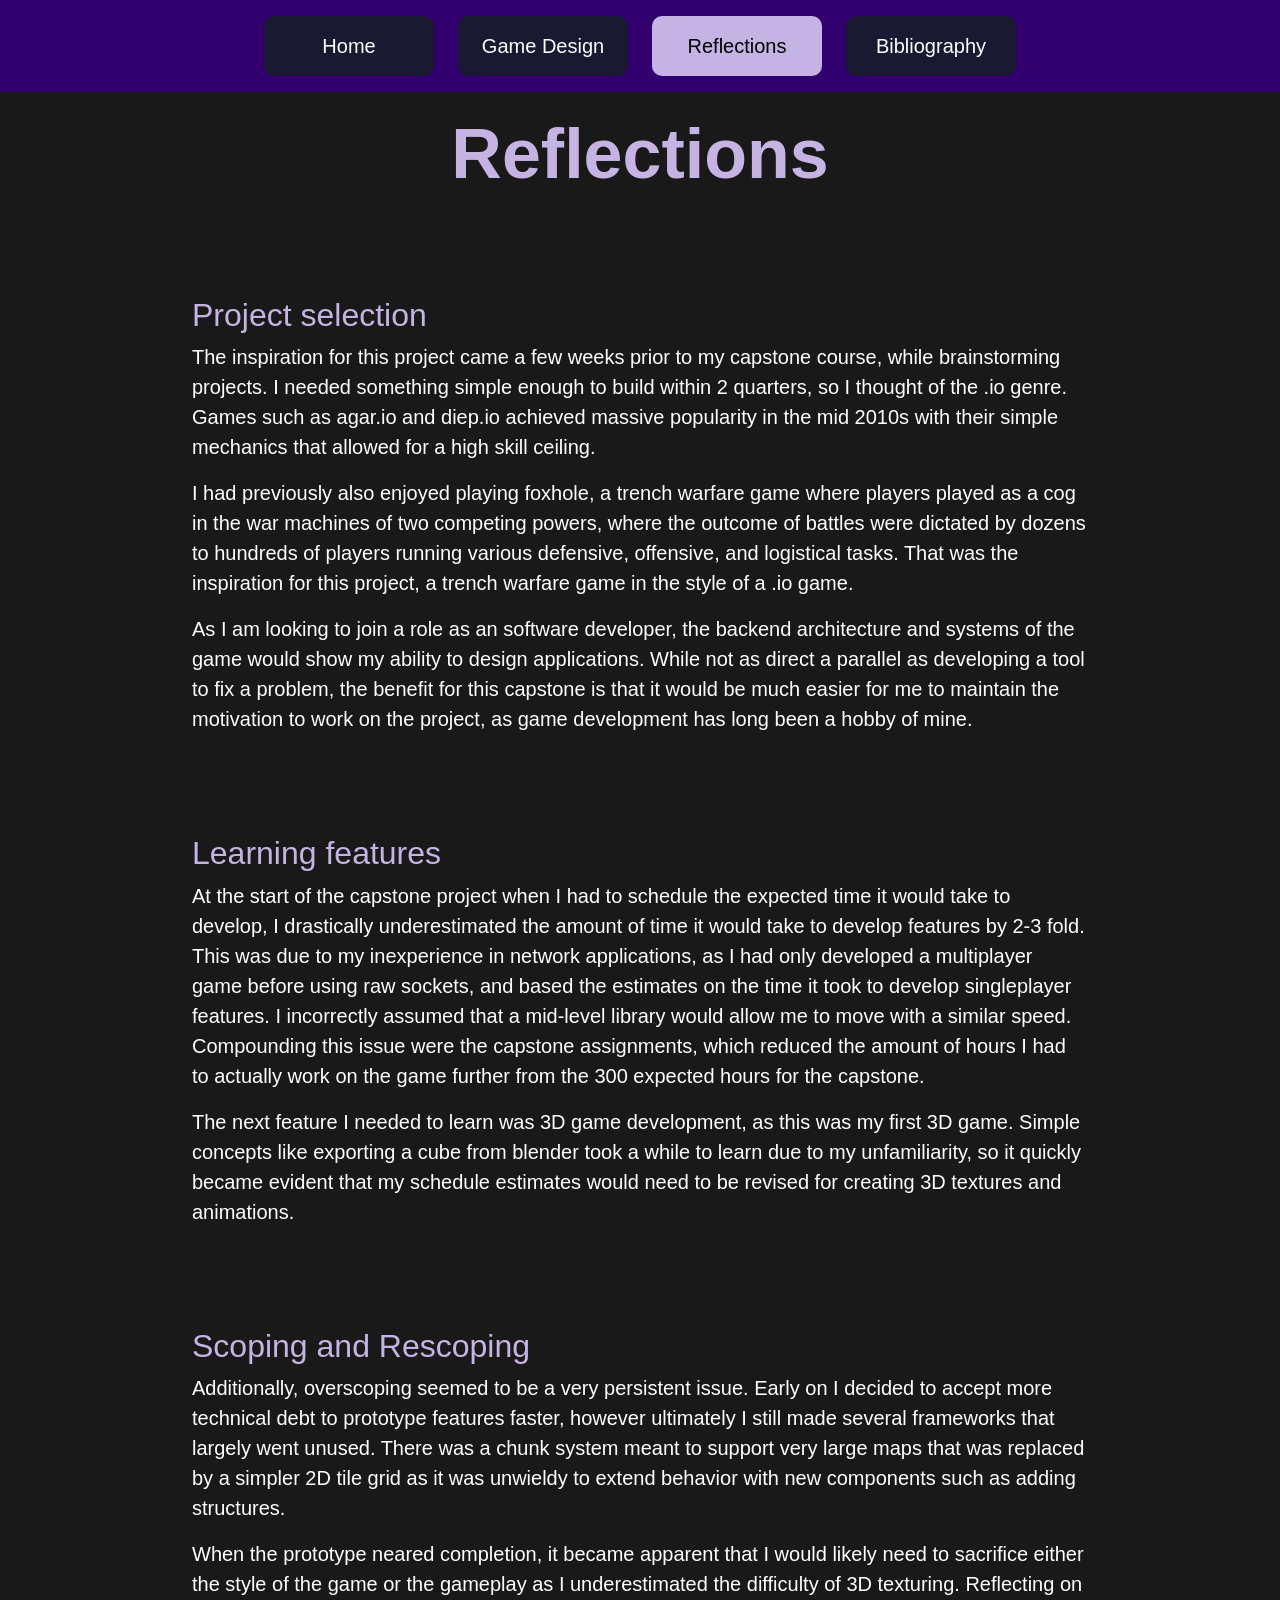
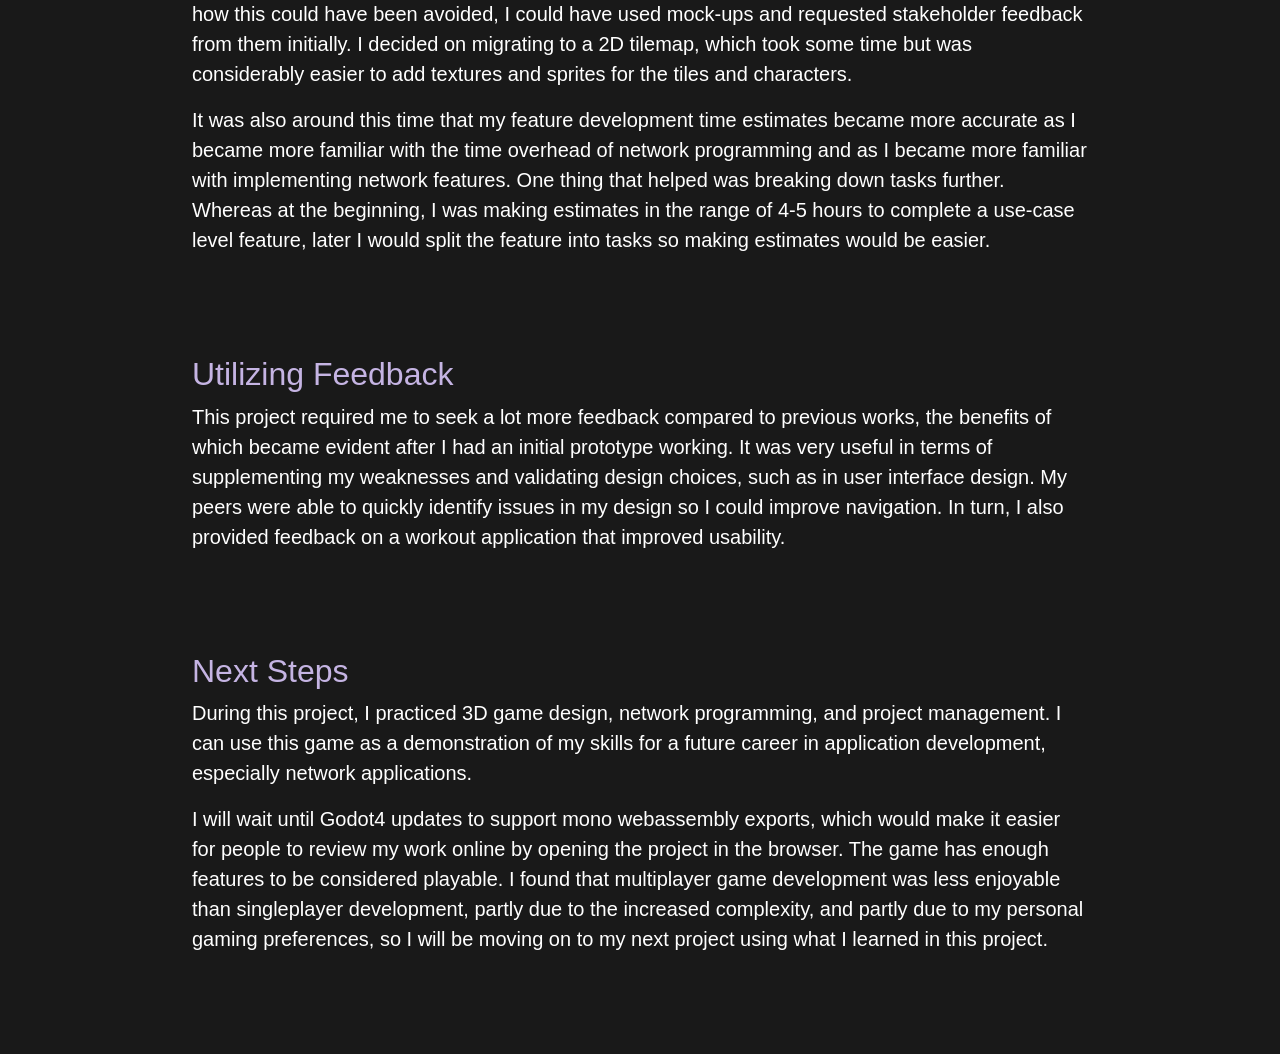
<file: reflections.html>
<!DOCTYPE html>
<html lang="en">
    <head>
        <meta charset="UTF-8">
        <link href="https://cdn.jsdelivr.net/npm/bootstrap@5.3.8/dist/css/bootstrap.min.css" rel="stylesheet" integrity="sha384-sRIl4kxILFvY47J16cr9ZwB07vP4J8+LH7qKQnuqkuIAvNWLzeN8tE5YBujZqJLB" crossorigin="anonymous">
        <link rel="stylesheet" href="styles.css">
    </head>
    <header>
        <div class="d-flex gap-4 flex-row justify-content-center p-3 flex-wrap">
            <button onclick="window.location.href='index.html';">
                Home
            </button>
            <button onclick="window.location.href='game-design.html';">
                Game Design
            </button>
            <button onclick="window.location.href='reflections.html';" disabled>
                Reflections
            </button>
            <button onclick="window.location.href='bibliography.html';">
                Bibliography    
            </button>
        </div>
    </header>
    <body>
        <h1 class="section-title">Reflections</h1>

        <section>
            <h2>Project selection</h2>
            <p>The inspiration for this project came a few weeks prior to my capstone course, while brainstorming projects. I needed something simple enough to build within 2 quarters, so I thought of the .io genre. Games such as agar.io and diep.io achieved massive popularity in the mid 2010s with their simple mechanics that allowed for a high skill ceiling. </p>
            <p>I had previously also enjoyed playing foxhole, a trench warfare game where players played as a cog in the war machines of two competing powers, where the outcome of battles were dictated by dozens to hundreds of players running various defensive, offensive, and logistical tasks. That was the inspiration for this project, a trench warfare game in the style of a .io game.</p>
            <p>As I am looking to join a role as an software developer, the backend architecture and systems of the game would show my ability to design applications. While not as direct a parallel as developing a tool to fix a problem, the benefit for this capstone is that it would be much easier for me to maintain the motivation to work on the project, as game development has long been a hobby of mine.</p>
        </section>
        <section>
            <h2>Learning features</h2>
            <p>At the start of the capstone project when I had to schedule the expected time it would take to develop, I drastically underestimated the amount of time it would take to develop features by 2-3 fold. This was due to my inexperience in network applications, as I had only developed a multiplayer game before using raw sockets, and based the estimates on the time it took to develop singleplayer features. I incorrectly assumed that a mid-level library would allow me to move with a similar speed. Compounding this issue were the capstone assignments, which reduced the amount of hours I had to actually work on the game further from the 300 expected hours for the capstone.</p>
            <p>The next feature I needed to learn was 3D game development, as this was my first 3D game. Simple concepts like exporting a cube from blender took a while to learn due to my unfamiliarity, so it quickly became evident that my schedule estimates would need to be revised for creating 3D textures and animations. </p>
        </section>
        <section>
            <h2>Scoping and Rescoping</h2>
            <p>Additionally, overscoping seemed to be a very persistent issue. Early on I decided to accept more technical debt to prototype features faster, however ultimately I still made several frameworks that largely went unused. There was a chunk system meant to support very large maps that was replaced by a simpler 2D tile grid as it was unwieldy to extend behavior with new components such as adding structures. </p>
            <p>When the prototype neared completion, it became apparent that I would likely need to sacrifice either the style of the game or the gameplay as I underestimated the difficulty of 3D texturing. Reflecting on how this could have been avoided, I could have used mock-ups and requested stakeholder feedback from them initially. I decided on migrating to a 2D tilemap, which took some time but was considerably easier to add textures and sprites for the tiles and characters.</p>
            <p>It was also around this time that my feature development time estimates became more accurate as I became more familiar with the time overhead of network programming and as I became more familiar with implementing network features. One thing that helped was breaking down tasks further. Whereas at the beginning, I was making estimates in the range of 4-5 hours to complete a use-case level feature, later I would split the feature into tasks so making estimates would be easier.</p>
        </section>
        <section>
            <h2>Utilizing Feedback</h2>
            <p>
                This project required me to seek a lot more feedback compared to previous works, the benefits of which became evident after I had an initial prototype working. It was very useful in terms of supplementing my weaknesses and validating design choices, such as in user interface design. My peers were able to quickly identify issues in my design so I could improve navigation. In turn, I also provided feedback on a workout application that improved usability.
            </p>
        </section>
        <section>
            <h2>Next Steps</h2>
            <p>During this project, I practiced 3D game design, network programming, and project management. I can use this game as a demonstration of my skills for a future career in application development, especially network applications. </p>
            <p>I will wait until Godot4 updates to support mono webassembly exports, which would make it easier for people to review my work online by opening the project in the browser. The game has enough features to be considered playable. I found that multiplayer game development was less enjoyable than singleplayer development, partly due to the increased complexity, and partly due to my personal gaming preferences, so I will be moving on to my next project using what I learned in this project.</p>
        </section>
    </body>
</html>
</file>
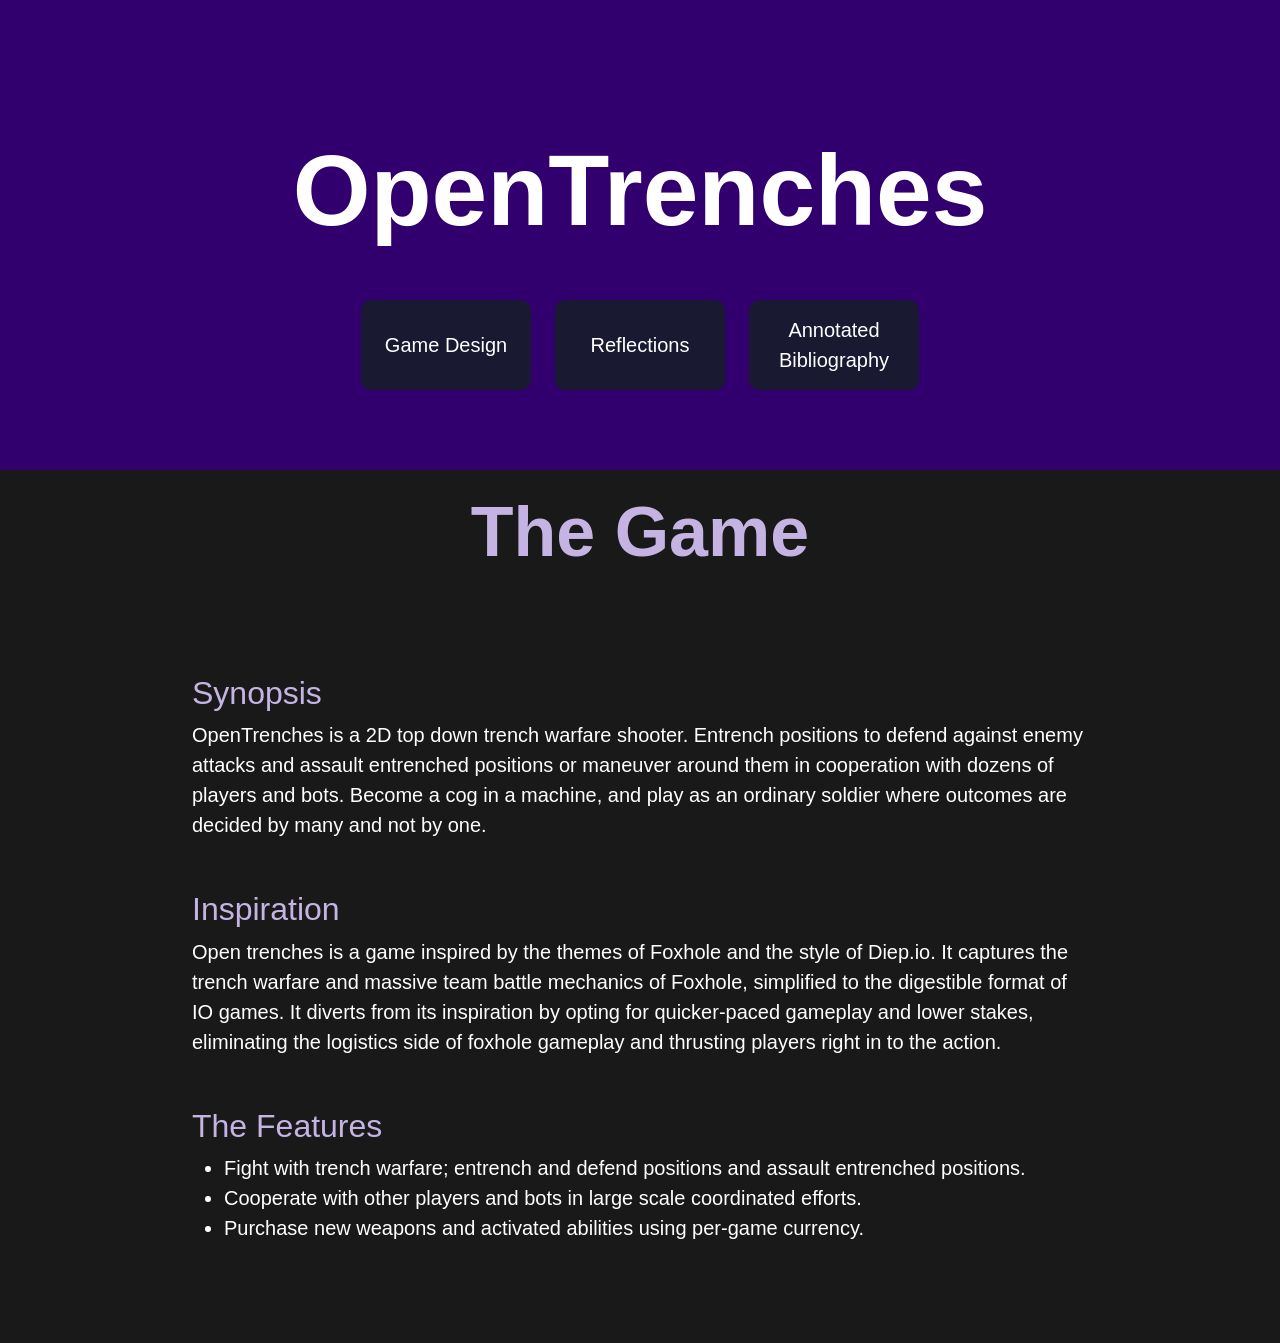
<file: user.html>
<!DOCTYPE html>
<html lang="en">
    <head>
        <meta charset="UTF-8">
        <meta name="viewport" content="width=device-width, initial-scale=1.0">
        <meta http-equiv="refresh" content="0; url=index.html">
        <title>OpenTrenches</title>
    </head>
    <body>
        <p><a href="index.html">Go to OpenTrenches</a></p>
    </body>
</html>
</file>
<file: styles.css>
* {
    font-family:'Segoe UI', Tahoma, Geneva, Verdana, sans-serif;
}
body {
    background-color: rgb(25, 25, 25);
}
.headerbg, .title-bg {
    background-color: rgb(50, 0, 110);
}

.title-banner {
    padding: 80px 20px;
}

.title-line{
    color: white;
    font-size: clamp(52px, 12vw, 100px);
    font-weight: 900;
    margin: 50px 20px;
}
.section-title {
    color: #c5b4e3;
    font-size: 70px;
    font-weight: 600;
    margin: 20px;
    text-align: center;
}

.desc {
    color: white;
    font-size: 20px;
    width: min(100%, 800px);
    margin: 40px;
    text-align: center;
}

button {
    color: white;
    font-size: 20px;

    padding: 15px;
    width: 170px;
    background-color: rgb(25, 25, 50);
    border: none;
    border-radius: 10px;
}
button:disabled {
    color: black;
    background-color: #c5b4e3;
}


header {
    background-color: rgb(50, 0, 110);
}

section {
    color: white;
    width: clamp(350px, 70vw, 1300px);
    font-size: 20px;
    margin-left: auto;
    margin-right: auto;
}


section {
    margin-top: 100px;
    margin-bottom: 100px;
}
section > h2 {
    color: #c5b4e3;
    margin-top: 50px;
}
section > h3 {
    margin-top: 30px;
}

img,
video {
    background-color: aliceblue;
    padding: 20px;
    display: block;
    box-sizing: border-box;
    max-width: 100%;
    box-shadow: 0 0 24px rgba(240, 248, 255, 0.25);
}
</file>
